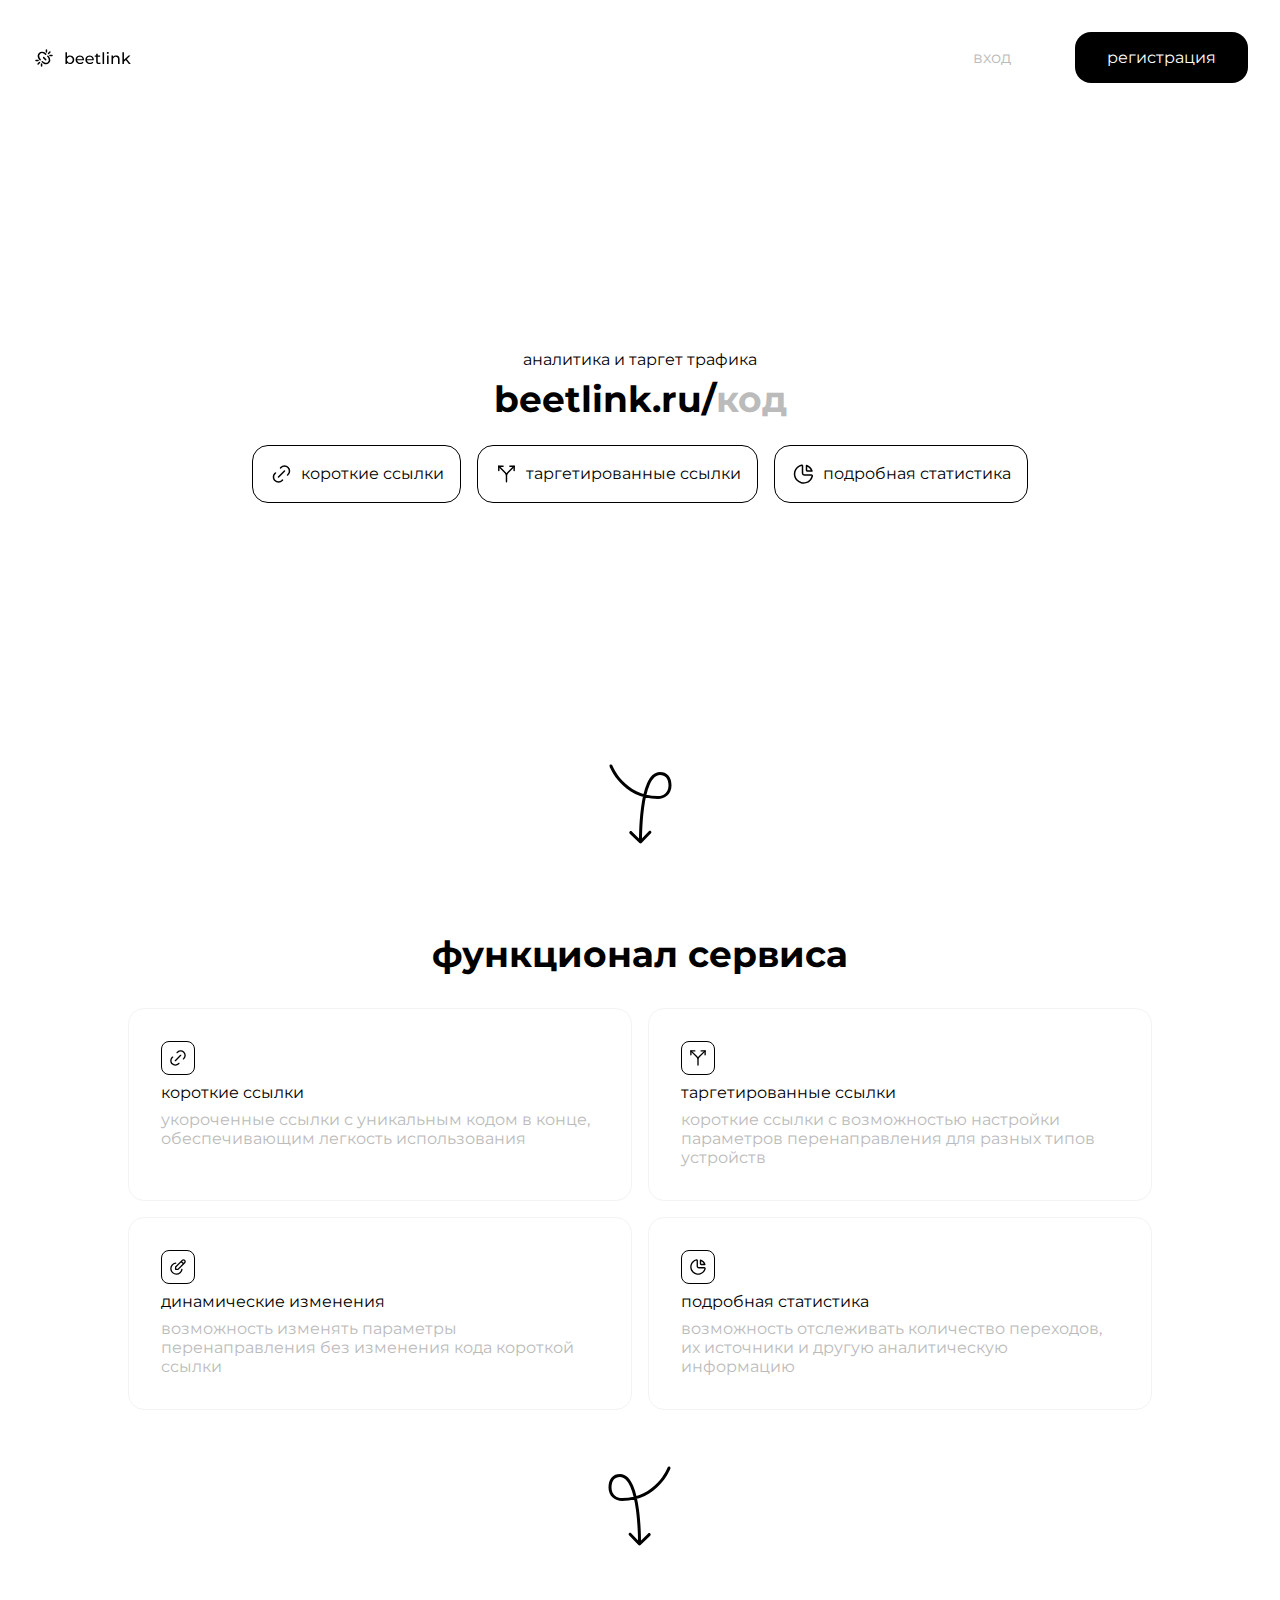
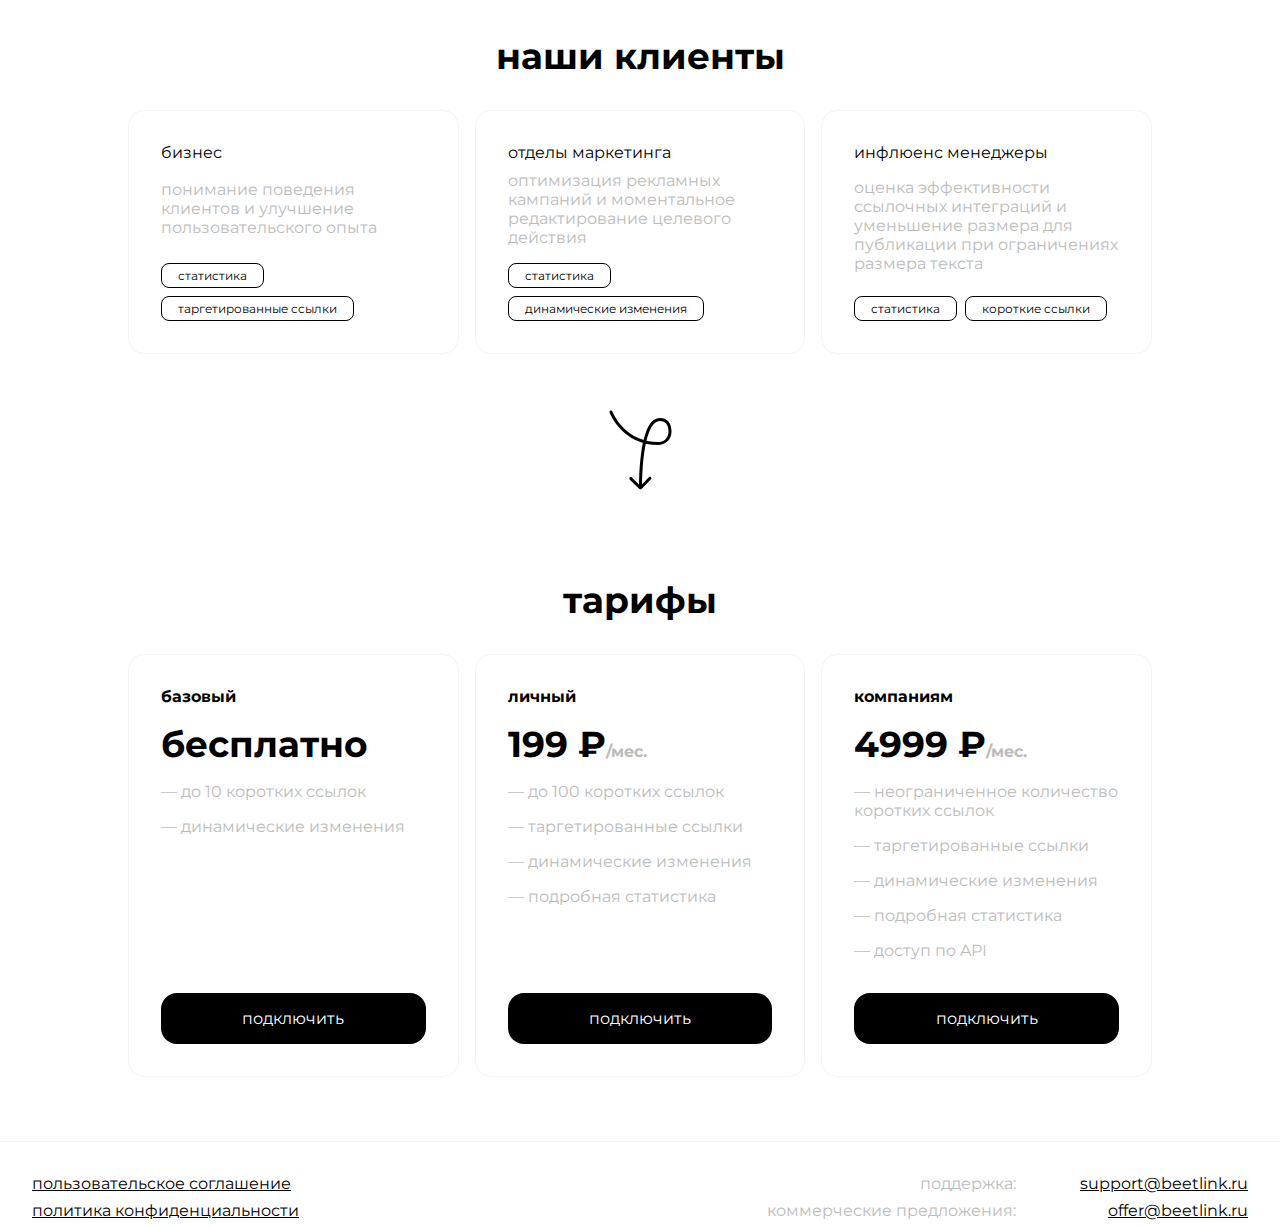
<file: src/main/resources/templates/index.html>
<!DOCTYPE html>
<html lang="ru">
<head>
    <meta charset="UTF-8">
    <title>Cокращение ссылок — beetlink</title>
    <meta name="viewport" content="width=device-width, initial-scale=1, maximum-scale=1, user-scalable=no">
    <link rel="stylesheet" href="../static/css/index.css">
    <link href="https://fonts.googleapis.com/css2?family=Montserrat:wght@400;700&display=swap" rel="stylesheet">
    <meta name="description" content="Уникальный сервис сокращения ссылок с полным контролем статистики и возможностью динамического изменения перенаправлений">
    <meta name="keywords" content="beetlink, битлинк, сервис сокращения ссылок, сокращение ссылок, сократитель URL, статистика ссылок, таргетированные ссылки, управление перенаправлением, url shorter, link shorter, аналитика ссылок, управление ссылками, веб-ссылки, сократитель URL-адресов, управление URL-адресами, сократитель ссылок онлайн, битлинкер, генератор коротких ссылок, ссылочные системы, короткий URL, короткая ссылка, ссылка на страницу, ссылка на сайт, сервис для сокращения URL, гиперссылки, кастомные ссылки, создание ссылок, управление URL, сокращатель ссылок, перенаправление ссылок, генерация URL, ссылочный редирект, маркетинговые ссылки, аналитика переходов, оптимизация ссылок, веб-аналитика, кампании переходов, короткие URL-адреса, ссылки в социальных сетях, сокращение длинных URL">
    <meta name="author" content="Andrey Avdeev">
    <link rel="icon" href="/images/favicon.svg" type="image/x-icon">
    <link rel="shortcut icon" href="/images/favicon.svg" type="image/x-icon">
    <meta property="og:type" content="website">
    <meta property="og:url" content="https://beetlink.ru">
    <meta property="og:title" content="Cокращение ссылок — beetlink">
    <meta property="og:description" content="Уникальный сервис сокращения ссылок с полным контролем статистики и возможностью динамического изменения перенаправлений">
    <meta property="og:site_name" content="beetlink.ru">
    <meta property="og:locale" content="ru_RU">
    <!-- Yandex.Metrika counter -->
    <script type="text/javascript" >
        (function(m,e,t,r,i,k,a){m[i]=m[i]||function(){(m[i].a=m[i].a||[]).push(arguments)};
            m[i].l=1*new Date();
            for (var j = 0; j < document.scripts.length; j++) {if (document.scripts[j].src === r) { return; }}
            k=e.createElement(t),a=e.getElementsByTagName(t)[0],k.async=1,k.src=r,a.parentNode.insertBefore(k,a)})
        (window, document, "script", "https://mc.yandex.ru/metrika/tag.js", "ym");

        ym(96194423, "init", {
            clickmap:true,
            trackLinks:true,
            accurateTrackBounce:true
        });
    </script>
    <noscript><div><img src="https://mc.yandex.ru/watch/96194423" style="position:absolute; left:-9999px;" alt="" /></div></noscript>
    <!-- /Yandex.Metrika counter -->
</head>
<body>
<header>
    <a href="/">
        <svg width="163" height="56" viewBox="0 0 163 56" fill="none" xmlns="http://www.w3.org/2000/svg">
            <path d="M40.1739 29.7391C40.1739 29.7391 36.6956 26.2609 39.4783 23.4783C42.2609 20.6957 45.7391 24.1739 45.7391 24.1739" stroke="black" stroke-width="1.5" stroke-linecap="round"/>
            <path d="M47.8261 26.2609C47.8261 26.2609 51.3044 29.7391 48.5217 32.5217C45.7391 35.3044 42.2609 31.8261 42.2609 31.8261" stroke="black" stroke-width="1.5" stroke-linecap="round"/>
            <path d="M43.6522 27.6522L45.7391 29.7391" stroke="black" stroke-width="1.5" stroke-linecap="round"/>
            <path d="M48.5217 23.4783L49.913 22.087" stroke="black" stroke-width="1.5" stroke-linecap="round"/>
            <path d="M46.4348 22.087V20" stroke="black" stroke-width="1.5" stroke-linecap="round"/>
            <path d="M49.913 25.5653H52" stroke="black" stroke-width="1.5" stroke-linecap="round"/>
            <path d="M39.4783 32.5217L38.087 33.913" stroke="black" stroke-width="1.5" stroke-linecap="round"/>
            <path d="M41.5653 33.913V36" stroke="black" stroke-width="1.5" stroke-linecap="round"/>
            <path d="M38.087 30.4348H36" stroke="black" stroke-width="1.5" stroke-linecap="round"/>
            <path d="M69.952 34.096C69.2267 34.096 68.5707 33.936 67.984 33.616C67.408 33.2853 66.9493 32.8 66.608 32.16C66.2773 31.52 66.112 30.72 66.112 29.76C66.112 28.8 66.2827 28 66.624 27.36C66.976 26.72 67.44 26.24 68.016 25.92C68.6027 25.6 69.248 25.44 69.952 25.44C70.784 25.44 71.52 25.6213 72.16 25.984C72.8 26.3467 73.3067 26.8533 73.68 27.504C74.0533 28.144 74.24 28.896 74.24 29.76C74.24 30.624 74.0533 31.3813 73.68 32.032C73.3067 32.6827 72.8 33.1893 72.16 33.552C71.52 33.9147 70.784 34.096 69.952 34.096ZM65.456 34V22.128H66.992V27.776L66.832 29.744L66.928 31.712V34H65.456ZM69.824 32.752C70.368 32.752 70.8533 32.6293 71.28 32.384C71.7173 32.1387 72.0587 31.792 72.304 31.344C72.56 30.8853 72.688 30.3573 72.688 29.76C72.688 29.152 72.56 28.6293 72.304 28.192C72.0587 27.744 71.7173 27.3973 71.28 27.152C70.8533 26.9067 70.368 26.784 69.824 26.784C69.2907 26.784 68.8053 26.9067 68.368 27.152C67.9413 27.3973 67.6 27.744 67.344 28.192C67.0987 28.6293 66.976 29.152 66.976 29.76C66.976 30.3573 67.0987 30.8853 67.344 31.344C67.6 31.792 67.9413 32.1387 68.368 32.384C68.8053 32.6293 69.2907 32.752 69.824 32.752ZM80.1383 34.096C79.2316 34.096 78.4316 33.9093 77.7383 33.536C77.0556 33.1627 76.5223 32.6507 76.1383 32C75.7649 31.3493 75.5783 30.6027 75.5783 29.76C75.5783 28.9173 75.7596 28.1707 76.1223 27.52C76.4956 26.8693 77.0023 26.3627 77.6423 26C78.2929 25.6267 79.0236 25.44 79.8343 25.44C80.6556 25.44 81.3809 25.6213 82.0103 25.984C82.6396 26.3467 83.1303 26.8587 83.4823 27.52C83.8449 28.1707 84.0263 28.9333 84.0263 29.808C84.0263 29.872 84.0209 29.9467 84.0103 30.032C84.0103 30.1173 84.0049 30.1973 83.9943 30.272H76.7783V29.168H83.1943L82.5703 29.552C82.5809 29.008 82.4689 28.5227 82.2343 28.096C81.9996 27.6693 81.6743 27.3387 81.2583 27.104C80.8529 26.8587 80.3783 26.736 79.8343 26.736C79.3009 26.736 78.8263 26.8587 78.4103 27.104C77.9943 27.3387 77.6689 27.6747 77.4343 28.112C77.1996 28.5387 77.0823 29.0293 77.0823 29.584V29.84C77.0823 30.4053 77.2103 30.912 77.4663 31.36C77.7329 31.7973 78.1009 32.1387 78.5703 32.384C79.0396 32.6293 79.5783 32.752 80.1863 32.752C80.6876 32.752 81.1409 32.6667 81.5463 32.496C81.9623 32.3253 82.3249 32.0693 82.6343 31.728L83.4823 32.72C83.0983 33.168 82.6183 33.5093 82.0423 33.744C81.4769 33.9787 80.8423 34.096 80.1383 34.096ZM89.9351 34.096C89.0285 34.096 88.2285 33.9093 87.5351 33.536C86.8525 33.1627 86.3191 32.6507 85.9351 32C85.5618 31.3493 85.3751 30.6027 85.3751 29.76C85.3751 28.9173 85.5565 28.1707 85.9191 27.52C86.2925 26.8693 86.7991 26.3627 87.4391 26C88.0898 25.6267 88.8205 25.44 89.6311 25.44C90.4525 25.44 91.1778 25.6213 91.8071 25.984C92.4365 26.3467 92.9271 26.8587 93.2791 27.52C93.6418 28.1707 93.8231 28.9333 93.8231 29.808C93.8231 29.872 93.8178 29.9467 93.8071 30.032C93.8071 30.1173 93.8018 30.1973 93.7911 30.272H86.5751V29.168H92.9911L92.3671 29.552C92.3778 29.008 92.2658 28.5227 92.0311 28.096C91.7965 27.6693 91.4711 27.3387 91.0551 27.104C90.6498 26.8587 90.1751 26.736 89.6311 26.736C89.0978 26.736 88.6231 26.8587 88.2071 27.104C87.7911 27.3387 87.4658 27.6747 87.2311 28.112C86.9965 28.5387 86.8791 29.0293 86.8791 29.584V29.84C86.8791 30.4053 87.0071 30.912 87.2631 31.36C87.5298 31.7973 87.8978 32.1387 88.3671 32.384C88.8365 32.6293 89.3751 32.752 89.9831 32.752C90.4845 32.752 90.9378 32.6667 91.3431 32.496C91.7591 32.3253 92.1218 32.0693 92.4311 31.728L93.2791 32.72C92.8951 33.168 92.4151 33.5093 91.8391 33.744C91.2738 33.9787 90.6391 34.096 89.9351 34.096ZM98.868 34.096C98.0147 34.096 97.3533 33.8667 96.884 33.408C96.4147 32.9493 96.18 32.2933 96.18 31.44V23.664H97.716V31.376C97.716 31.8347 97.828 32.1867 98.052 32.432C98.2867 32.6773 98.6173 32.8 99.044 32.8C99.524 32.8 99.924 32.6667 100.244 32.4L100.724 33.504C100.489 33.7067 100.207 33.856 99.876 33.952C99.556 34.048 99.22 34.096 98.868 34.096ZM94.74 26.784V25.52H100.148V26.784H94.74ZM102.581 34V22.128H104.117V34H102.581ZM107.05 34V25.52H108.586V34H107.05ZM107.818 23.888C107.519 23.888 107.268 23.792 107.066 23.6C106.874 23.408 106.778 23.1733 106.778 22.896C106.778 22.608 106.874 22.368 107.066 22.176C107.268 21.984 107.519 21.888 107.818 21.888C108.116 21.888 108.362 21.984 108.554 22.176C108.756 22.3573 108.858 22.5867 108.858 22.864C108.858 23.152 108.762 23.3973 108.57 23.6C108.378 23.792 108.127 23.888 107.818 23.888ZM116.047 25.44C116.74 25.44 117.348 25.5733 117.871 25.84C118.404 26.1067 118.82 26.512 119.119 27.056C119.417 27.6 119.567 28.288 119.567 29.12V34H118.031V29.296C118.031 28.4747 117.828 27.856 117.423 27.44C117.028 27.024 116.468 26.816 115.743 26.816C115.199 26.816 114.724 26.9227 114.319 27.136C113.913 27.3493 113.599 27.664 113.375 28.08C113.161 28.496 113.055 29.0133 113.055 29.632V34H111.519V25.52H112.991V27.808L112.751 27.2C113.028 26.6453 113.455 26.2133 114.031 25.904C114.607 25.5947 115.279 25.44 116.047 25.44ZM123.657 31.952L123.689 29.984L128.569 25.52H130.425L126.681 29.2L125.849 29.904L123.657 31.952ZM122.409 34V22.128H123.945V34H122.409ZM128.889 34L125.561 29.872L126.553 28.64L130.777 34H128.889Z" fill="black"/>
        </svg>
    </a>
    <nav>
        <a href="/signin">
            <div class="secondary-button">
                вход
            </div>
        </a>
        <a href="/signup">
            <div class="main-button">
                регистрация
            </div>
        </a>
    </nav>
</header>
<main>
    <h3>аналитика и таргет трафика</h3>
    <h1>beetlink.ru/<span class="h1-secondary">код</span></h1>
    <div class="div-advantages">
        <div class="div-advantage">
            <svg class="svg-advantage" xmlns="http://www.w3.org/2000/svg" width="24" height="24" viewBox="0 0 24 24" fill="none">
                <path d="M9.49999 15L15.5 9M11.5 6L11.963 5.464C12.9008 4.52633 14.1727 3.9996 15.4988 3.99969C16.825 3.99979 18.0968 4.52669 19.0345 5.4645C19.9722 6.40231 20.4989 7.67419 20.4988 9.00035C20.4987 10.3265 19.9718 11.5983 19.034 12.536L18.5 13M13.5 18L13.103 18.534C12.1542 19.4722 10.8738 19.9984 9.53949 19.9984C8.2052 19.9984 6.92474 19.4722 5.97599 18.534C5.50835 18.0716 5.13708 17.521 4.8837 16.9141C4.63032 16.3073 4.49985 15.6562 4.49985 14.9985C4.49985 14.3409 4.63032 13.6897 4.8837 13.0829C5.13708 12.476 5.50835 11.9254 5.97599 11.463L6.49999 11" stroke="black" stroke-width="1.5" stroke-linecap="round" stroke-linejoin="round"/>
            </svg>
            <h3>короткие ссылки</h3>
        </div>
        <div class="div-advantage">
            <svg class="svg-advantage" xmlns="http://www.w3.org/2000/svg" width="24" height="24" viewBox="0 0 25 24" fill="none">
                <path d="M16.5556 4H21V8.44444M9.44444 4H5V8.44444" stroke="black" stroke-width="1.5" stroke-linecap="round" stroke-linejoin="round"/>
                <path d="M21 4L14.3013 10.6987C13.4683 11.5319 13.0003 12.6618 13 13.84M13 13.84V20M13 13.84C12.9997 12.6618 12.5317 11.5319 11.6987 10.6987L5 4M13 13.84V14.6667" stroke="black" stroke-width="1.5" stroke-linecap="round" stroke-linejoin="round"/>
            </svg>
            <h3>таргетированные ссылки</h3>
        </div>
        <div class="div-advantage">
            <svg class="svg-advantage" xmlns="http://www.w3.org/2000/svg" width="24" height="24" viewBox="0 0 24 24" fill="none">
                <path d="M10.5 3.20001C8.93573 3.56265 7.49694 4.33721 6.3329 5.44335C5.16886 6.54949 4.32197 7.94692 3.88005 9.49069C3.43814 11.0345 3.41731 12.6684 3.81971 14.2229C4.22212 15.7774 5.03311 17.196 6.16857 18.3315C7.30403 19.4669 8.7226 20.2779 10.2771 20.6803C11.8317 21.0827 13.4656 21.0619 15.0093 20.62C16.5531 20.1781 17.9506 19.3312 19.0567 18.1671C20.1628 17.0031 20.9374 15.5643 21.3 14C21.3 13.7348 21.1947 13.4804 21.0071 13.2929C20.8196 13.1054 20.5652 13 20.3 13H13.5C12.9696 13 12.4609 12.7893 12.0858 12.4142C11.7107 12.0392 11.5 11.5304 11.5 11V4.00001C11.4876 3.88154 11.4518 3.76671 11.3946 3.66218C11.3375 3.55766 11.2602 3.46551 11.1672 3.3911C11.0741 3.31668 10.9673 3.26147 10.8527 3.22867C10.7382 3.19587 10.6183 3.18613 10.5 3.20001Z" stroke="black" stroke-width="1.5" stroke-linecap="round" stroke-linejoin="round"/>
                <path d="M15.5 3.5C16.7697 3.94708 17.923 4.6733 18.8748 5.62516C19.8267 6.57702 20.5529 7.73028 21 9H16.5C16.2348 9 15.9804 8.89464 15.7929 8.70711C15.6054 8.51957 15.5 8.26522 15.5 8V3.5Z" stroke="black" stroke-width="1.5" stroke-linecap="round" stroke-linejoin="round"/>
            </svg>
            <h3>подробная статистика</h3>
        </div>
    </div>
    <svg class="svg-arrow" xmlns="http://www.w3.org/2000/svg" width="128" height="128" viewBox="0 0 128 128" fill="none">
        <path d="M63.4549 103.076C64.0492 103.653 64.9989 103.639 65.576 103.045L74.9816 93.3608C75.5588 92.7665 75.5449 91.8169 74.9506 91.2397C74.3564 90.6625 73.4067 90.6764 72.8296 91.2707L64.469 99.8789L55.8608 91.5184C55.2665 90.9412 54.3169 90.9551 53.7397 91.5494C53.1625 92.1436 53.1764 93.0933 53.7707 93.6704L63.4549 103.076ZM36.4017 25.466C36.1068 24.6919 35.2402 24.3034 34.466 24.5983C33.6919 24.8932 33.3034 25.7598 33.5983 26.534L36.4017 25.466ZM64.5 102C65.9998 101.978 65.9998 101.978 65.9998 101.978C65.9998 101.977 65.9998 101.977 65.9998 101.976C65.9998 101.974 65.9997 101.971 65.9997 101.967C65.9996 101.96 65.9994 101.948 65.9992 101.932C65.9989 101.9 65.9983 101.852 65.9977 101.789C65.9964 101.662 65.9949 101.472 65.9938 101.224C65.9915 100.727 65.9907 99.9972 65.997 99.0668C66.0096 97.2057 66.0504 94.5444 66.1631 91.3498C66.3887 84.956 66.9017 76.4468 68.049 67.9507C69.1996 59.4299 70.9747 51.0308 73.6805 44.8007C76.4361 38.4558 79.8564 35 84 35V32C77.8936 32 73.7514 37.1067 70.9288 43.6056C68.0565 50.2192 66.2379 58.9451 65.076 67.5493C63.9108 76.1782 63.3926 84.794 63.165 91.244C63.0511 94.4713 63.0099 97.1615 62.9971 99.0465C62.9907 99.9891 62.9914 100.731 62.9938 101.238C62.995 101.491 62.9965 101.686 62.9978 101.818C62.9985 101.884 62.999 101.935 62.9995 101.969C62.9997 101.986 62.9998 101.999 63 102.008C63 102.012 63.0001 102.016 63.0001 102.018C63.0001 102.019 63.0001 102.02 63.0001 102.021C63.0002 102.021 63.0002 102.022 64.5 102ZM84 35C86.6512 35 88.7068 35.8714 90.1211 37.4878C91.5584 39.1303 92.5 41.7335 92.5 45.5H95.5C95.5 41.2665 94.4416 37.8697 92.3789 35.5122C90.2932 33.1286 87.3488 32 84 32V35ZM92.5 45.5C92.5 49.093 91.1675 51.6775 89.2534 53.3789C87.3117 55.1048 84.6804 56 82 56V59C85.3196 59 88.6882 57.8952 91.2465 55.6211C93.8324 53.3225 95.5 49.907 95.5 45.5H92.5ZM82 56C65.0083 56 53.6321 48.3725 46.4698 40.7247C42.8813 36.8928 40.3548 33.0578 38.7272 30.1829C37.9141 28.7467 37.3275 27.5539 36.9466 26.7263C36.7561 26.3126 36.6172 25.9905 36.5273 25.7753C36.4823 25.6677 36.4496 25.5868 36.4287 25.5346C36.4183 25.5085 36.4109 25.4896 36.4064 25.4781C36.4042 25.4723 36.4027 25.4684 36.4019 25.4664C36.4015 25.4654 36.4013 25.4648 36.4013 25.4648C36.4013 25.4647 36.4014 25.4651 36.4014 25.465C36.4015 25.4655 36.4017 25.466 35 26C33.5983 26.534 33.5986 26.5348 33.5989 26.5357C33.5991 26.5361 33.5995 26.5372 33.5998 26.5381C33.6005 26.5399 33.6014 26.5423 33.6025 26.5451C33.6047 26.5507 33.6076 26.5582 33.6112 26.5676C33.6186 26.5863 33.6289 26.6126 33.6422 26.6461C33.669 26.7131 33.7079 26.8091 33.7593 26.9322C33.8623 27.1784 34.0154 27.5331 34.2214 27.9807C34.6334 28.8758 35.2577 30.1439 36.1165 31.6609C37.8327 34.6922 40.4937 38.7322 44.2802 42.7753C51.8679 50.8775 63.9917 59 82 59V56Z" fill="black"/>
    </svg>
</main>
<div class="div-info">
    <h1>функционал сервиса</h1>
    <div class="div-fun">
        <div class="div-fun-block">
            <div class="div-svg-fun">
                <svg xmlns="http://www.w3.org/2000/svg" width="16" height="16" viewBox="0 0 18 18" fill="none">
                    <path d="M6.00014 12.001L12.0001 6.00104M8.00014 3.00104L8.46314 2.46504C9.40095 1.52737 10.6728 1.00064 11.999 1.00073C13.3252 1.00083 14.597 1.52773 15.5346 2.46554C16.4723 3.40334 16.999 4.67523 16.9989 6.00139C16.9989 7.32756 16.4719 8.59937 15.5341 9.53704L15.0001 10.001M10.0001 15.001L9.60314 15.535C8.65439 16.4732 7.37393 16.9994 6.03964 16.9994C4.70535 16.9994 3.42489 16.4732 2.47614 15.535C2.0085 15.0726 1.63724 14.5221 1.38385 13.9152C1.13047 13.3083 1 12.6572 1 11.9995C1 11.3419 1.13047 10.6908 1.38385 10.0839C1.63724 9.47702 2.0085 8.92644 2.47614 8.46404L3.00014 8.00104" stroke="black" stroke-width="1.5" stroke-linecap="round" stroke-linejoin="round"/>
                </svg>
            </div>
            <h2>короткие ссылки</h2>
            <h4>укороченные ссылки с уникальным кодом в конце, обеспечивающим легкость использования</h4>
        </div>
        <div class="div-fun-block">
            <div class="div-svg-fun">
                <svg xmlns="http://www.w3.org/2000/svg" width="16" height="16" viewBox="0 0 18 18" fill="none">
                    <path d="M12.5556 1H17V5.44444M5.44444 1H1V5.44444" stroke="black" stroke-width="1.5" stroke-linecap="round" stroke-linejoin="round"/>
                    <path d="M17 1L10.3013 7.69867C9.46832 8.5319 9.00025 9.66179 9 10.84M9 10.84V17M9 10.84C8.99975 9.66179 8.53168 8.5319 7.69867 7.69867L1 1M9 10.84V11.6667" stroke="black" stroke-width="1.5" stroke-linecap="round" stroke-linejoin="round"/>
                </svg>
            </div>
            <h2>таргетированные ссылки</h2>
            <h4>короткие ссылки с возможностью настройки параметров перенаправления для разных типов устройств</h4>
        </div>
        <div class="div-fun-block">
            <div class="div-svg-fun">
                <svg xmlns="http://www.w3.org/2000/svg" width="16" height="16" viewBox="0 0 18 18" fill="none">
                    <path d="M12.5586 2.77786L15.2234 5.44451M9.00556 11.6667L16.4536 4.18674C16.8035 3.83666 17 3.36184 17 2.86675C17 2.37166 16.8035 1.89684 16.4536 1.54676C16.1038 1.19667 15.6293 1 15.1346 1C14.6398 1 14.1653 1.19667 13.8155 1.54676L6.34077 9.00004V11.6667H9.00556Z" stroke="black" stroke-width="1.5" stroke-linecap="round" stroke-linejoin="round"/>
                    <path d="M6.34078 4.6178C4.78258 4.83997 3.36656 5.64521 2.37834 6.8711C1.39013 8.09699 0.903272 9.6523 1.01597 11.2233C1.12867 12.7943 1.83254 14.2641 2.9856 15.3361C4.13866 16.4082 5.6551 17.0028 7.22904 16.9999C8.72433 17.0001 10.1696 16.461 11.3 15.4815C12.4304 14.502 13.1702 13.1476 13.3838 11.6666" stroke="black" stroke-width="1.5" stroke-linecap="round" stroke-linejoin="round"/>
                </svg>
            </div>
            <h2>динамические изменения</h2>
            <h4>возможность изменять параметры перенаправления без изменения кода короткой ссылки</h4>
        </div>
        <div class="div-fun-block">
            <div class="div-svg-fun">
                <svg xmlns="http://www.w3.org/2000/svg" width="16" height="16" viewBox="0 0 18 18" fill="none">
                    <path d="M7.27437 1.00552C5.86569 1.33198 4.57004 2.02924 3.52179 3.025C2.47355 4.02075 1.7109 5.27873 1.31295 6.66845C0.914998 8.05818 0.896237 9.52902 1.25861 10.9284C1.62099 12.3279 2.35131 13.6049 3.37381 14.627C4.39631 15.6492 5.67376 16.3792 7.07366 16.7415C8.47356 17.1037 9.94491 17.085 11.3351 16.6872C12.7253 16.2893 13.9837 15.527 14.9798 14.4791C15.9759 13.4312 16.6734 12.136 17 10.7278C17 10.489 16.9051 10.2601 16.7362 10.0912C16.5674 9.92243 16.3383 9.82758 16.0995 9.82758H9.97594C9.49827 9.82758 9.04017 9.6379 8.70241 9.30025C8.36465 8.96261 8.17489 8.50466 8.17489 8.02716V1.72569C8.16371 1.61904 8.13145 1.51567 8.07999 1.42157C8.02854 1.32748 7.95891 1.24453 7.87514 1.17754C7.79137 1.11055 7.69514 1.06085 7.59201 1.03132C7.48888 1.00179 7.38092 0.993023 7.27437 1.00552Z" stroke="black" stroke-width="1.5" stroke-linecap="round" stroke-linejoin="round"/>
                    <path d="M11.777 1.27563C12.9204 1.6781 13.9589 2.33185 14.8161 3.18872C15.6733 4.0456 16.3272 5.08377 16.7298 6.22679H12.6775C12.4387 6.22679 12.2096 6.13195 12.0407 5.96313C11.8719 5.7943 11.777 5.56533 11.777 5.32658V1.27563Z" stroke="black" stroke-width="1.5" stroke-linecap="round" stroke-linejoin="round"/>
                </svg>
            </div>
            <h2>подробная статистика</h2>
            <h4>возможность отслеживать количество переходов, их источники и другую аналитическую информацию</h4>
        </div>
    </div>
    <svg class="svg-arrow-div" xmlns="http://www.w3.org/2000/svg" width="128" height="128" viewBox="0 0 128 128" fill="none">
        <path d="M64.5451 103.076C63.9508 103.653 63.0011 103.639 62.424 103.045L53.0184 93.3608C52.4412 92.7665 52.4551 91.8169 53.0494 91.2397C53.6436 90.6625 54.5933 90.6764 55.1704 91.2707L63.531 99.8789L72.1392 91.5184C72.7335 90.9412 73.6831 90.9551 74.2603 91.5494C74.8375 92.1436 74.8236 93.0933 74.2293 93.6704L64.5451 103.076ZM91.5983 25.466C91.8932 24.6919 92.7598 24.3034 93.534 24.5983C94.3081 24.8932 94.6966 25.7598 94.4017 26.534L91.5983 25.466ZM63.5 102C62.0002 101.978 62.0002 101.978 62.0002 101.978C62.0002 101.977 62.0002 101.977 62.0002 101.976C62.0002 101.974 62.0003 101.971 62.0003 101.967C62.0004 101.96 62.0006 101.948 62.0008 101.932C62.0011 101.9 62.0017 101.852 62.0023 101.789C62.0036 101.662 62.0051 101.472 62.0062 101.224C62.0085 100.727 62.0093 99.9972 62.003 99.0668C61.9904 97.2057 61.9496 94.5444 61.8369 91.3498C61.6113 84.956 61.0983 76.4468 59.951 67.9507C58.8004 59.4299 57.0253 51.0308 54.3195 44.8007C51.5639 38.4558 48.1436 35 44 35V32C50.1064 32 54.2486 37.1067 57.0712 43.6056C59.9435 50.2192 61.7621 58.9451 62.924 67.5493C64.0892 76.1782 64.6074 84.794 64.835 91.244C64.9489 94.4713 64.9901 97.1615 65.0029 99.0465C65.0093 99.9891 65.0086 100.731 65.0062 101.238C65.005 101.491 65.0035 101.686 65.0022 101.818C65.0015 101.884 65.001 101.935 65.0005 101.969C65.0003 101.986 65.0002 101.999 65 102.008C65 102.012 64.9999 102.016 64.9999 102.018C64.9999 102.019 64.9999 102.02 64.9999 102.021C64.9998 102.021 64.9998 102.022 63.5 102ZM44 35C41.3488 35 39.2932 35.8714 37.8789 37.4878C36.4416 39.1303 35.5 41.7335 35.5 45.5H32.5C32.5 41.2665 33.5584 37.8697 35.6211 35.5122C37.7068 33.1286 40.6512 32 44 32V35ZM35.5 45.5C35.5 49.093 36.8325 51.6775 38.7466 53.3789C40.6883 55.1048 43.3196 56 46 56V59C42.6804 59 39.3118 57.8952 36.7535 55.6211C34.1676 53.3225 32.5 49.907 32.5 45.5H35.5ZM46 56C62.9917 56 74.3679 48.3725 81.5302 40.7247C85.1187 36.8928 87.6452 33.0578 89.2728 30.1829C90.0859 28.7467 90.6725 27.5539 91.0534 26.7263C91.2439 26.3126 91.3828 25.9905 91.4727 25.7753C91.5177 25.6677 91.5504 25.5868 91.5713 25.5346C91.5817 25.5085 91.5891 25.4896 91.5936 25.4781C91.5958 25.4723 91.5973 25.4684 91.5981 25.4664C91.5985 25.4654 91.5987 25.4648 91.5987 25.4648C91.5987 25.4647 91.5986 25.4651 91.5986 25.465C91.5985 25.4655 91.5983 25.466 93 26C94.4017 26.534 94.4014 26.5348 94.4011 26.5357C94.4009 26.5361 94.4005 26.5372 94.4002 26.5381C94.3995 26.5399 94.3986 26.5423 94.3975 26.5451C94.3953 26.5507 94.3924 26.5582 94.3888 26.5676C94.3814 26.5863 94.3711 26.6126 94.3578 26.6461C94.331 26.7131 94.2921 26.8091 94.2407 26.9322C94.1377 27.1784 93.9846 27.5331 93.7786 27.9807C93.3666 28.8758 92.7423 30.1439 91.8835 31.6609C90.1673 34.6922 87.5063 38.7322 83.7198 42.7753C76.1321 50.8775 64.0083 59 46 59V56Z" fill="black"/>
    </svg>
</div>
<div class="div-info">
    <h1>наши клиенты</h1>
    <div class="div-fun">
        <div class="div-client-block">
            <h2>бизнес</h2>
            <h4>понимание поведения клиентов и улучшение пользовательского опыта</h4>
            <div class="div-flags">
                <div class="flag">
                    <h6>статистика</h6>
                </div>
                <div class="flag">
                    <h6>таргетированные ссылки</h6>
                </div>
            </div>
        </div>
        <div class="div-client-block">
            <h2>отделы маркетинга</h2>
            <h4>оптимизация рекламных кампаний и моментальное редактирование целевого действия</h4>
            <div class="div-flags">
                <div class="flag">
                    <h6>статистика</h6>
                </div>
                <div class="flag">
                    <h6>динамические изменения</h6>
                </div>
            </div>
        </div>
        <div class="div-client-block">
            <h2>инфлюенс менеджеры</h2>
            <h4>оценка эффективности ссылочных интеграций и уменьшение размера для публикации при ограничениях размера текста</h4>
            <div class="div-flags">
                <div class="flag">
                    <h6>статистика</h6>
                </div>
                <div class="flag">
                    <h6>короткие ссылки</h6>
                </div>
            </div>
        </div>
    </div>
    <svg class="svg-arrow-div" xmlns="http://www.w3.org/2000/svg" width="128" height="128" viewBox="0 0 128 128" fill="none">
        <path d="M63.4549 103.076C64.0492 103.653 64.9989 103.639 65.576 103.045L74.9816 93.3608C75.5588 92.7665 75.5449 91.8169 74.9506 91.2397C74.3564 90.6625 73.4067 90.6764 72.8296 91.2707L64.469 99.8789L55.8608 91.5184C55.2665 90.9412 54.3169 90.9551 53.7397 91.5494C53.1625 92.1436 53.1764 93.0933 53.7707 93.6704L63.4549 103.076ZM36.4017 25.466C36.1068 24.6919 35.2402 24.3034 34.466 24.5983C33.6919 24.8932 33.3034 25.7598 33.5983 26.534L36.4017 25.466ZM64.5 102C65.9998 101.978 65.9998 101.978 65.9998 101.978C65.9998 101.977 65.9998 101.977 65.9998 101.976C65.9998 101.974 65.9997 101.971 65.9997 101.967C65.9996 101.96 65.9994 101.948 65.9992 101.932C65.9989 101.9 65.9983 101.852 65.9977 101.789C65.9964 101.662 65.9949 101.472 65.9938 101.224C65.9915 100.727 65.9907 99.9972 65.997 99.0668C66.0096 97.2057 66.0504 94.5444 66.1631 91.3498C66.3887 84.956 66.9017 76.4468 68.049 67.9507C69.1996 59.4299 70.9747 51.0308 73.6805 44.8007C76.4361 38.4558 79.8564 35 84 35V32C77.8936 32 73.7514 37.1067 70.9288 43.6056C68.0565 50.2192 66.2379 58.9451 65.076 67.5493C63.9108 76.1782 63.3926 84.794 63.165 91.244C63.0511 94.4713 63.0099 97.1615 62.9971 99.0465C62.9907 99.9891 62.9914 100.731 62.9938 101.238C62.995 101.491 62.9965 101.686 62.9978 101.818C62.9985 101.884 62.999 101.935 62.9995 101.969C62.9997 101.986 62.9998 101.999 63 102.008C63 102.012 63.0001 102.016 63.0001 102.018C63.0001 102.019 63.0001 102.02 63.0001 102.021C63.0002 102.021 63.0002 102.022 64.5 102ZM84 35C86.6512 35 88.7068 35.8714 90.1211 37.4878C91.5584 39.1303 92.5 41.7335 92.5 45.5H95.5C95.5 41.2665 94.4416 37.8697 92.3789 35.5122C90.2932 33.1286 87.3488 32 84 32V35ZM92.5 45.5C92.5 49.093 91.1675 51.6775 89.2534 53.3789C87.3117 55.1048 84.6804 56 82 56V59C85.3196 59 88.6882 57.8952 91.2465 55.6211C93.8324 53.3225 95.5 49.907 95.5 45.5H92.5ZM82 56C65.0083 56 53.6321 48.3725 46.4698 40.7247C42.8813 36.8928 40.3548 33.0578 38.7272 30.1829C37.9141 28.7467 37.3275 27.5539 36.9466 26.7263C36.7561 26.3126 36.6172 25.9905 36.5273 25.7753C36.4823 25.6677 36.4496 25.5868 36.4287 25.5346C36.4183 25.5085 36.4109 25.4896 36.4064 25.4781C36.4042 25.4723 36.4027 25.4684 36.4019 25.4664C36.4015 25.4654 36.4013 25.4648 36.4013 25.4648C36.4013 25.4647 36.4014 25.4651 36.4014 25.465C36.4015 25.4655 36.4017 25.466 35 26C33.5983 26.534 33.5986 26.5348 33.5989 26.5357C33.5991 26.5361 33.5995 26.5372 33.5998 26.5381C33.6005 26.5399 33.6014 26.5423 33.6025 26.5451C33.6047 26.5507 33.6076 26.5582 33.6112 26.5676C33.6186 26.5863 33.6289 26.6126 33.6422 26.6461C33.669 26.7131 33.7079 26.8091 33.7593 26.9322C33.8623 27.1784 34.0154 27.5331 34.2214 27.9807C34.6334 28.8758 35.2577 30.1439 36.1165 31.6609C37.8327 34.6922 40.4937 38.7322 44.2802 42.7753C51.8679 50.8775 63.9917 59 82 59V56Z" fill="black"/>
    </svg>
</div>
<div class="div-info">
    <h1>тарифы</h1>
    <div class="div-fun">
        <div class="div-plans-block">
            <div class="div-plan">
                <h5>базовый</h5>
                <span class="span-price">бесплатно</span>
                <h4>— до 10 коротких ссылок</h4>
                <h4>— динамические изменения</h4>
            </div>
            <a class="buy-button" href="/404">
                <div>
                    подключить
                </div>
            </a>
        </div>
        <div class="div-plans-block">
            <div class="div-plan">
                <h5>личный</h5>
                <span class="span-price">199 ₽<span class="span-time">/мес.</span></span>
                <h4>— до 100 коротких ссылок</h4>
                <h4>— таргетированные ссылки</h4>
                <h4>— динамические изменения</h4>
                <h4>— подробная статистика</h4>
            </div>
            <a class="buy-button" href="/404">
                <div>
                    подключить
                </div>
            </a>
        </div>
        <div class="div-plans-block">
            <div class="div-plan">
                <h5>компаниям</h5>
                <span class="span-price">4999 ₽<span class="span-time">/мес.</span></span>
                <h4>— неограниченное количество коротких ссылок</h4>
                <h4>— таргетированные ссылки</h4>
                <h4>— динамические изменения</h4>
                <h4>— подробная статистика</h4>
                <h4>— доступ по API</h4>
            </div>
            <a class="buy-button" href="/404">
                <div>
                    подключить
                </div>
            </a>
        </div>
    </div>
</div>
<footer>
    <div class="div-link-start">
        <a class="link" href="/terms">пользовательское соглашение</a>
        <a class="link" href="/privacy">политика конфиденциальности</a>
        <a class="link" href="/404">публичная оферта</a>
        <a class="link" href="/404">отмена подписки</a>
    </div>
    <div class="div-hint-and-link">
        <div class="div-hint">
            <span>поддержка:</span>
            <span>коммерческие предложения:</span>
        </div>
        <div class="div-link-end">
            <a class="link" href="mailto:support@beetlink.ru">support@beetlink.ru</a>
            <a class="link" href="mailto:offer@beetlink.ru">offer@beetlink.ru</a>
            <a class="link" href="#">ИНН 772403382173</a>
            <a class="link" href="#">2024 – 2024</a>
        </div>
    </div>
</footer>
<script src="../static/js/index.js"></script>
</body>
</html>
</file>
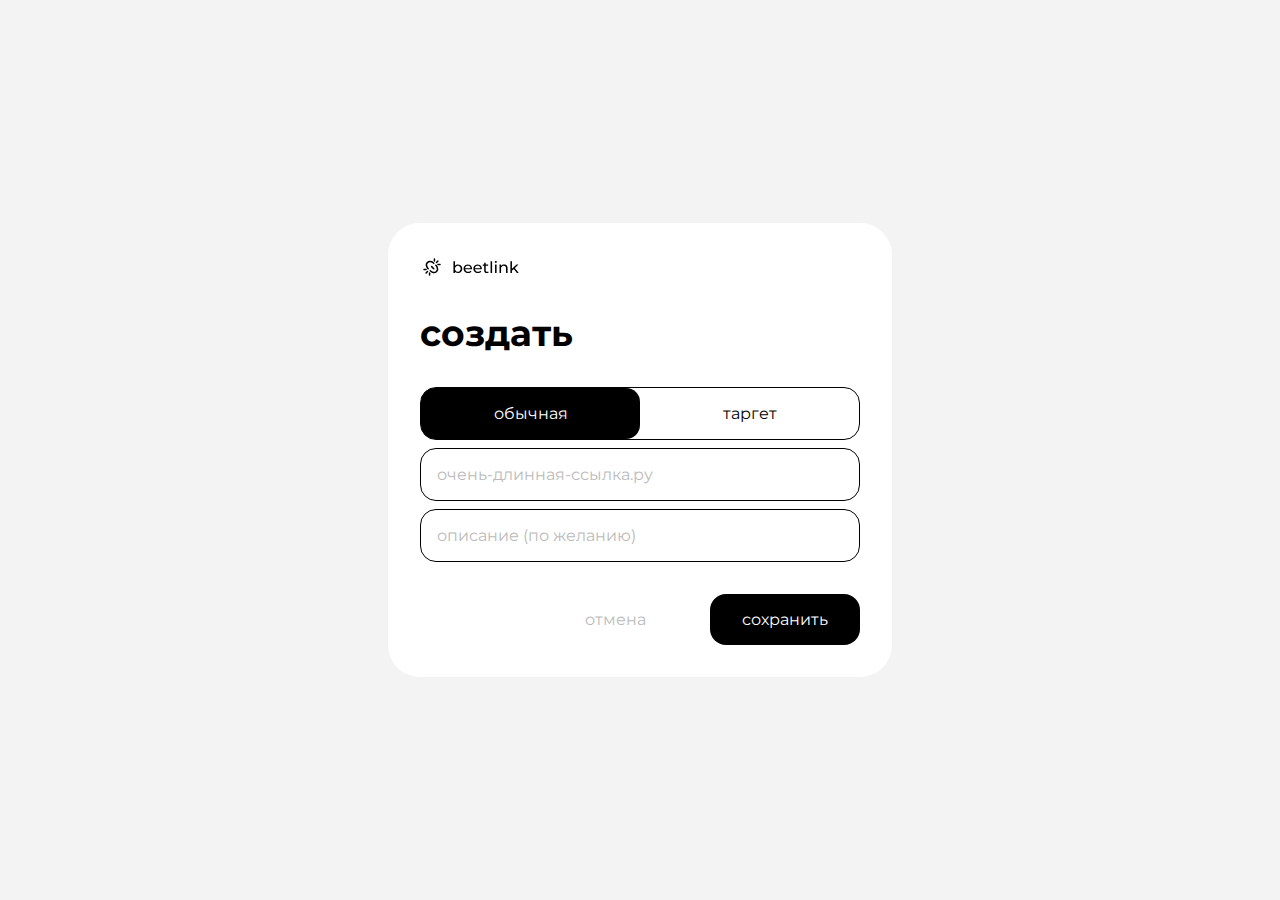
<file: src/main/resources/templates/create.html>
<!DOCTYPE html>
<html lang="ru">
<head>
  <meta charset="UTF-8">
  <title>создание</title>
  <link rel="stylesheet" href="../static/css/create.css">
  <link href="https://fonts.googleapis.com/css2?family=Montserrat:wght@400;700&display=swap" rel="stylesheet">
  <meta name="viewport" content="width=device-width, initial-scale=1, maximum-scale=1, user-scalable=no">
  <link rel="icon" href="/images/favicon.svg" type="image/x-icon">
  <link rel="shortcut icon" href="/images/favicon.svg" type="image/x-icon">
</head>
<body>
<main>
  <a href="/home">
    <svg width="99" height="24" viewBox="0 0 99 24" fill="none" xmlns="http://www.w3.org/2000/svg">
      <g clip-path="url(#clip0_5_105)">
        <path d="M8.17392 13.7391C8.17392 13.7391 4.69565 10.2609 7.47827 7.47826C10.2609 4.69566 13.7391 8.17393 13.7391 8.17393" stroke="black" stroke-width="1.5" stroke-linecap="round"/>
        <path d="M15.8261 10.2609C15.8261 10.2609 19.3044 13.7391 16.5217 16.5217C13.7391 19.3044 10.2609 15.8261 10.2609 15.8261" stroke="black" stroke-width="1.5" stroke-linecap="round"/>
        <path d="M11.6522 11.6522L13.7391 13.7391" stroke="black" stroke-width="1.5" stroke-linecap="round"/>
        <path d="M16.5217 7.47828L17.913 6.08698" stroke="black" stroke-width="1.5" stroke-linecap="round"/>
        <path d="M14.4348 6.08696V4" stroke="black" stroke-width="1.5" stroke-linecap="round"/>
        <path d="M17.913 9.56525H20" stroke="black" stroke-width="1.5" stroke-linecap="round"/>
        <path d="M7.47834 16.5217L6.08704 17.913" stroke="black" stroke-width="1.5" stroke-linecap="round"/>
        <path d="M9.56531 17.913V20" stroke="black" stroke-width="1.5" stroke-linecap="round"/>
        <path d="M6.08696 14.4348H4" stroke="black" stroke-width="1.5" stroke-linecap="round"/>
        <path d="M37.952 18.096C37.2267 18.096 36.5707 17.936 35.984 17.616C35.408 17.2853 34.9493 16.8 34.608 16.16C34.2773 15.52 34.112 14.72 34.112 13.76C34.112 12.8 34.2827 12 34.624 11.36C34.976 10.72 35.44 10.24 36.016 9.92C36.6027 9.6 37.248 9.44 37.952 9.44C38.784 9.44 39.52 9.62133 40.16 9.984C40.8 10.3467 41.3067 10.8533 41.68 11.504C42.0533 12.144 42.24 12.896 42.24 13.76C42.24 14.624 42.0533 15.3813 41.68 16.032C41.3067 16.6827 40.8 17.1893 40.16 17.552C39.52 17.9147 38.784 18.096 37.952 18.096ZM33.456 18V6.128H34.992V11.776L34.832 13.744L34.928 15.712V18H33.456ZM37.824 16.752C38.368 16.752 38.8533 16.6293 39.28 16.384C39.7173 16.1387 40.0587 15.792 40.304 15.344C40.56 14.8853 40.688 14.3573 40.688 13.76C40.688 13.152 40.56 12.6293 40.304 12.192C40.0587 11.744 39.7173 11.3973 39.28 11.152C38.8533 10.9067 38.368 10.784 37.824 10.784C37.2907 10.784 36.8053 10.9067 36.368 11.152C35.9413 11.3973 35.6 11.744 35.344 12.192C35.0987 12.6293 34.976 13.152 34.976 13.76C34.976 14.3573 35.0987 14.8853 35.344 15.344C35.6 15.792 35.9413 16.1387 36.368 16.384C36.8053 16.6293 37.2907 16.752 37.824 16.752ZM48.1383 18.096C47.2316 18.096 46.4316 17.9093 45.7383 17.536C45.0556 17.1627 44.5223 16.6507 44.1383 16C43.7649 15.3493 43.5783 14.6027 43.5783 13.76C43.5783 12.9173 43.7596 12.1707 44.1223 11.52C44.4956 10.8693 45.0023 10.3627 45.6423 10C46.2929 9.62667 47.0236 9.44 47.8343 9.44C48.6556 9.44 49.3809 9.62133 50.0103 9.984C50.6396 10.3467 51.1303 10.8587 51.4823 11.52C51.8449 12.1707 52.0263 12.9333 52.0263 13.808C52.0263 13.872 52.0209 13.9467 52.0103 14.032C52.0103 14.1173 52.0049 14.1973 51.9943 14.272H44.7783V13.168H51.1943L50.5703 13.552C50.5809 13.008 50.4689 12.5227 50.2343 12.096C49.9996 11.6693 49.6743 11.3387 49.2583 11.104C48.8529 10.8587 48.3783 10.736 47.8343 10.736C47.3009 10.736 46.8263 10.8587 46.4103 11.104C45.9943 11.3387 45.6689 11.6747 45.4343 12.112C45.1996 12.5387 45.0823 13.0293 45.0823 13.584V13.84C45.0823 14.4053 45.2103 14.912 45.4663 15.36C45.7329 15.7973 46.1009 16.1387 46.5703 16.384C47.0396 16.6293 47.5783 16.752 48.1863 16.752C48.6876 16.752 49.1409 16.6667 49.5463 16.496C49.9623 16.3253 50.3249 16.0693 50.6343 15.728L51.4823 16.72C51.0983 17.168 50.6183 17.5093 50.0423 17.744C49.4769 17.9787 48.8423 18.096 48.1383 18.096ZM57.9351 18.096C57.0285 18.096 56.2285 17.9093 55.5351 17.536C54.8525 17.1627 54.3191 16.6507 53.9351 16C53.5618 15.3493 53.3751 14.6027 53.3751 13.76C53.3751 12.9173 53.5565 12.1707 53.9191 11.52C54.2925 10.8693 54.7991 10.3627 55.4391 10C56.0898 9.62667 56.8205 9.44 57.6311 9.44C58.4525 9.44 59.1778 9.62133 59.8071 9.984C60.4365 10.3467 60.9271 10.8587 61.2791 11.52C61.6418 12.1707 61.8231 12.9333 61.8231 13.808C61.8231 13.872 61.8178 13.9467 61.8071 14.032C61.8071 14.1173 61.8018 14.1973 61.7911 14.272H54.5751V13.168H60.9911L60.3671 13.552C60.3778 13.008 60.2658 12.5227 60.0311 12.096C59.7965 11.6693 59.4711 11.3387 59.0551 11.104C58.6498 10.8587 58.1751 10.736 57.6311 10.736C57.0978 10.736 56.6231 10.8587 56.2071 11.104C55.7911 11.3387 55.4658 11.6747 55.2311 12.112C54.9965 12.5387 54.8791 13.0293 54.8791 13.584V13.84C54.8791 14.4053 55.0071 14.912 55.2631 15.36C55.5298 15.7973 55.8978 16.1387 56.3671 16.384C56.8365 16.6293 57.3751 16.752 57.9831 16.752C58.4845 16.752 58.9378 16.6667 59.3431 16.496C59.7591 16.3253 60.1218 16.0693 60.4311 15.728L61.2791 16.72C60.8951 17.168 60.4151 17.5093 59.8391 17.744C59.2738 17.9787 58.6391 18.096 57.9351 18.096ZM66.868 18.096C66.0147 18.096 65.3533 17.8667 64.884 17.408C64.4147 16.9493 64.18 16.2933 64.18 15.44V7.664H65.716V15.376C65.716 15.8347 65.828 16.1867 66.052 16.432C66.2867 16.6773 66.6173 16.8 67.044 16.8C67.524 16.8 67.924 16.6667 68.244 16.4L68.724 17.504C68.4893 17.7067 68.2067 17.856 67.876 17.952C67.556 18.048 67.22 18.096 66.868 18.096ZM62.74 10.784V9.52H68.148V10.784H62.74ZM70.581 18V6.128H72.117V18H70.581ZM75.0498 18V9.52H76.5858V18H75.0498ZM75.8178 7.888C75.5191 7.888 75.2684 7.792 75.0658 7.6C74.8738 7.408 74.7778 7.17333 74.7778 6.896C74.7778 6.608 74.8738 6.368 75.0658 6.176C75.2684 5.984 75.5191 5.888 75.8178 5.888C76.1164 5.888 76.3618 5.984 76.5538 6.176C76.7564 6.35733 76.8578 6.58667 76.8578 6.864C76.8578 7.152 76.7618 7.39733 76.5698 7.6C76.3778 7.792 76.1271 7.888 75.8178 7.888ZM84.0465 9.44C84.7398 9.44 85.3478 9.57333 85.8705 9.84C86.4038 10.1067 86.8198 10.512 87.1185 11.056C87.4172 11.6 87.5665 12.288 87.5665 13.12V18H86.0305V13.296C86.0305 12.4747 85.8278 11.856 85.4225 11.44C85.0278 11.024 84.4678 10.816 83.7425 10.816C83.1985 10.816 82.7238 10.9227 82.3185 11.136C81.9132 11.3493 81.5985 11.664 81.3745 12.08C81.1612 12.496 81.0545 13.0133 81.0545 13.632V18H79.5185V9.52H80.9905V11.808L80.7505 11.2C81.0278 10.6453 81.4545 10.2133 82.0305 9.904C82.6065 9.59467 83.2785 9.44 84.0465 9.44ZM91.6571 15.952L91.6891 13.984L96.5691 9.52H98.4251L94.6811 13.2L93.8491 13.904L91.6571 15.952ZM90.4091 18V6.128H91.9451V18H90.4091ZM96.8891 18L93.5611 13.872L94.5531 12.64L98.7771 18H96.8891Z" fill="black"/>
      </g>
      <defs>
        <clipPath id="clip0_5_105">
          <rect width="99" height="24" fill="white"/>
        </clipPath>
      </defs>
    </svg>
  </a>
  <h1>создать</h1>
  <div class="div-input">
    <div class="selector">
      <div class="selected" onclick="toggleSelection(this)">
        обычная
      </div>
      <div class="not-selected" onclick="toggleSelection(this)">
        таргет
      </div>
    </div>
    <input type="url" id="url" name="url" placeholder="очень-длинная-ссылка.ру">
    <input type="url" style="display: none" id="ios-url" name="default-url" placeholder="ios-ссылка.ру">
    <input type="url" style="display: none" id="android-url" name="default-url" placeholder="android-ссылка.ру">
    <input type="url" style="display: none" id="desktop-url" name="default-url" placeholder="desktop-ссылка.ру">
    <input type="url" style="display: none" id="default-url" name="default-url" placeholder="стандартная-ссылка.ру">
    <input type="text" id="description" name="description" placeholder="описание (по желанию)" maxlength="255">
  </div>
  <div class="div-button">
    <nav>
      <a href="/home">
        <div class="secondary-button">
          отмена
        </div>
      </a>
      <input type="submit" value="сохранить">
    </nav>
  </div>
</main>
<div id="errorNotification">ошибка</div>
<script src="../static/js/create.js"></script>
</body>
</html>
</file>
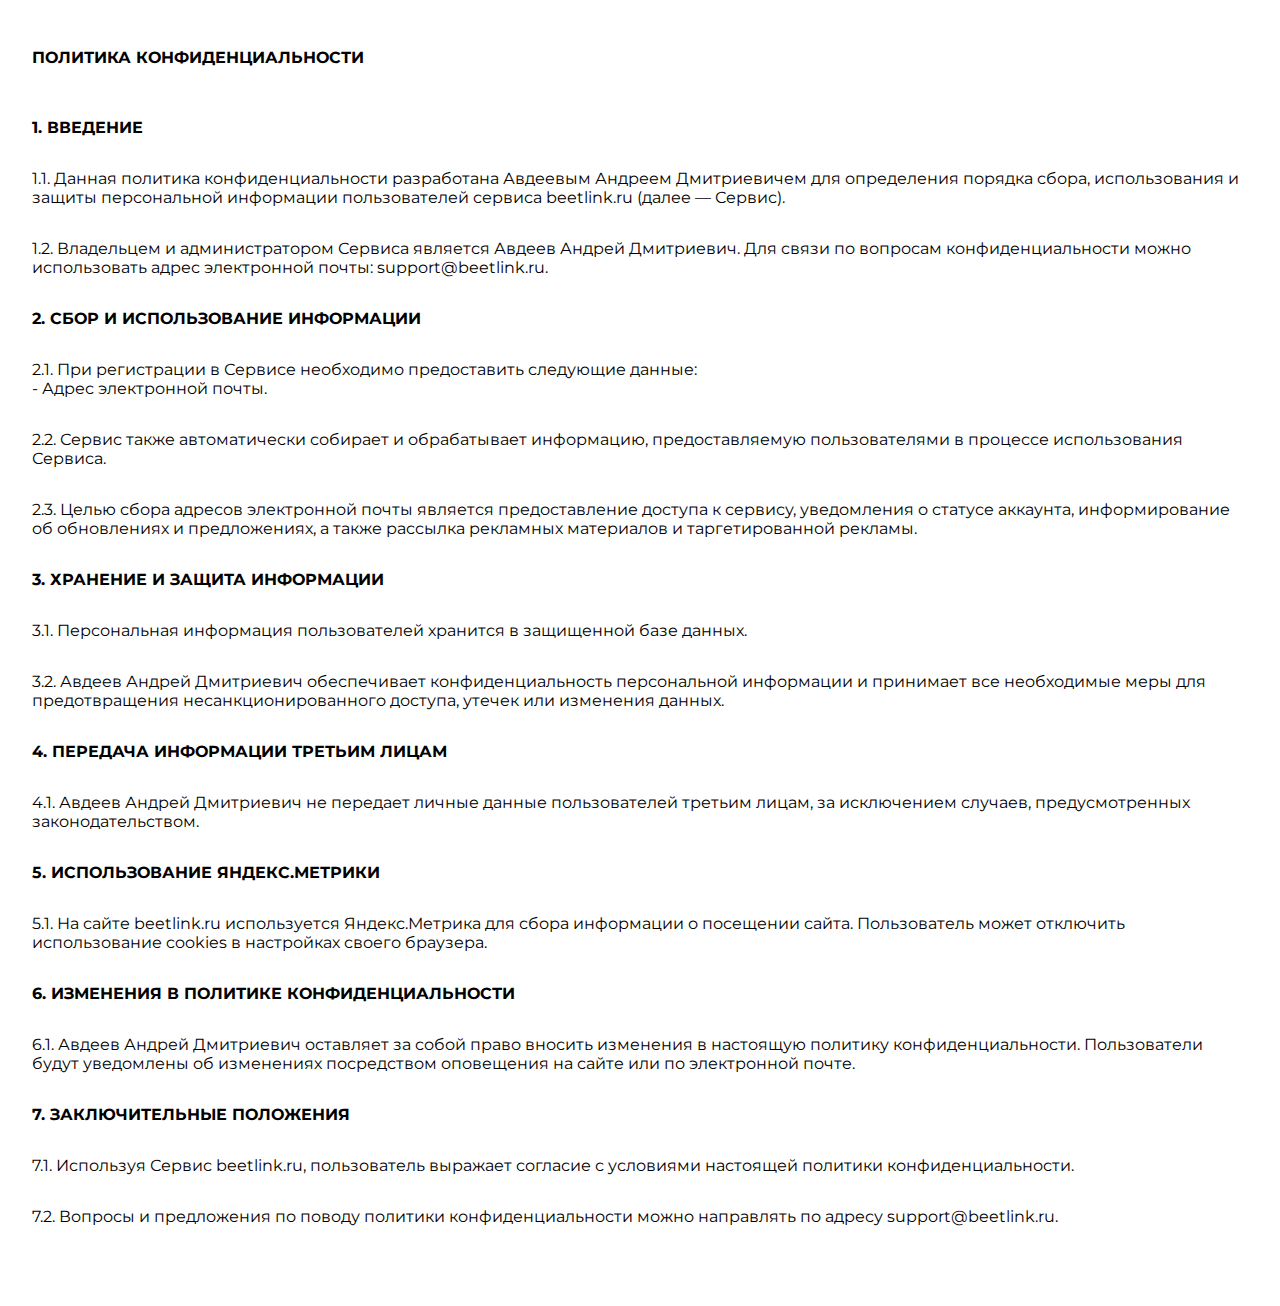
<file: src/main/resources/templates/privacy.html>
<!DOCTYPE html>
<html lang="ru">
<head>
    <meta charset="UTF-8">
    <title>Политика конфиденциальности</title>
    <meta name="viewport" content="width=device-width, initial-scale=1, maximum-scale=1, user-scalable=no">
    <link rel="stylesheet" href="../static/css/documents.css">
    <link href="https://fonts.googleapis.com/css2?family=Montserrat:wght@400;700&display=swap" rel="stylesheet">
    <meta name="description" content="Политика конфиденциальности сервиса сокращения ссылок beetlink">
    <meta name="keywords" content="политика beetlink, политика конфиденциальности beetlink, beetlink privacy">
    <meta name="author" content="Andrey Avdeev">
    <link rel="icon" href="/images/favicon.svg" type="image/x-icon">
    <link rel="shortcut icon" href="/images/favicon.svg" type="image/x-icon">
</head>
<body>
<p>
    <strong>ПОЛИТИКА КОНФИДЕНЦИАЛЬНОСТИ</strong>
</p>
<br>
<p>
    <strong>1. ВВЕДЕНИЕ</strong>
</p>

<p>
    1.1. Данная политика конфиденциальности разработана Авдеевым Андреем Дмитриевичем для определения порядка сбора, использования и защиты персональной информации пользователей сервиса beetlink.ru (далее — Сервис).
</p>

<p>
    1.2. Владельцем и администратором Сервиса является Авдеев Андрей Дмитриевич. Для связи по вопросам конфиденциальности можно использовать адрес электронной почты: support@beetlink.ru.
</p>

<p>
    <strong>2. СБОР И ИСПОЛЬЗОВАНИЕ ИНФОРМАЦИИ</strong>
</p>

<p>
    2.1. При регистрации в Сервисе необходимо предоставить следующие данные:
    <br>
    - Адрес электронной почты.
</p>

<p>
    2.2. Сервис также автоматически собирает и обрабатывает информацию, предоставляемую пользователями в процессе использования Сервиса.
</p>

<p>
    2.3. Целью сбора адресов электронной почты является предоставление доступа к сервису, уведомления о статусе аккаунта, информирование об обновлениях и предложениях, а также рассылка рекламных материалов и таргетированной рекламы.
</p>

<p>
    <strong>3. ХРАНЕНИЕ И ЗАЩИТА ИНФОРМАЦИИ</strong>
</p>

<p>
    3.1. Персональная информация пользователей хранится в защищенной базе данных.
</p>

<p>
    3.2. Авдеев Андрей Дмитриевич обеспечивает конфиденциальность персональной информации и принимает все необходимые меры для предотвращения несанкционированного доступа, утечек или изменения данных.
</p>

<p>
    <strong>4. ПЕРЕДАЧА ИНФОРМАЦИИ ТРЕТЬИМ ЛИЦАМ</strong>
</p>

<p>
    4.1. Авдеев Андрей Дмитриевич не передает личные данные пользователей третьим лицам, за исключением случаев, предусмотренных законодательством.
</p>

<p>
    <strong>5. ИСПОЛЬЗОВАНИЕ ЯНДЕКС.МЕТРИКИ</strong>
</p>

<p>
    5.1. На сайте beetlink.ru используется Яндекс.Метрика для сбора информации о посещении сайта. Пользователь может отключить использование cookies в настройках своего браузера.
</p>

<p>
    <strong>6. ИЗМЕНЕНИЯ В ПОЛИТИКЕ КОНФИДЕНЦИАЛЬНОСТИ</strong>
</p>

<p>
    6.1. Авдеев Андрей Дмитриевич оставляет за собой право вносить изменения в настоящую политику конфиденциальности. Пользователи будут уведомлены об изменениях посредством оповещения на сайте или по электронной почте.
</p>

<p>
    <strong>7. ЗАКЛЮЧИТЕЛЬНЫЕ ПОЛОЖЕНИЯ</strong>
</p>

<p>
    7.1. Используя Сервис beetlink.ru, пользователь выражает согласие с условиями настоящей политики конфиденциальности.
</p>

<p>
    7.2. Вопросы и предложения по поводу политики конфиденциальности можно направлять по адресу support@beetlink.ru.
</p>

</body>
</html>
</file>
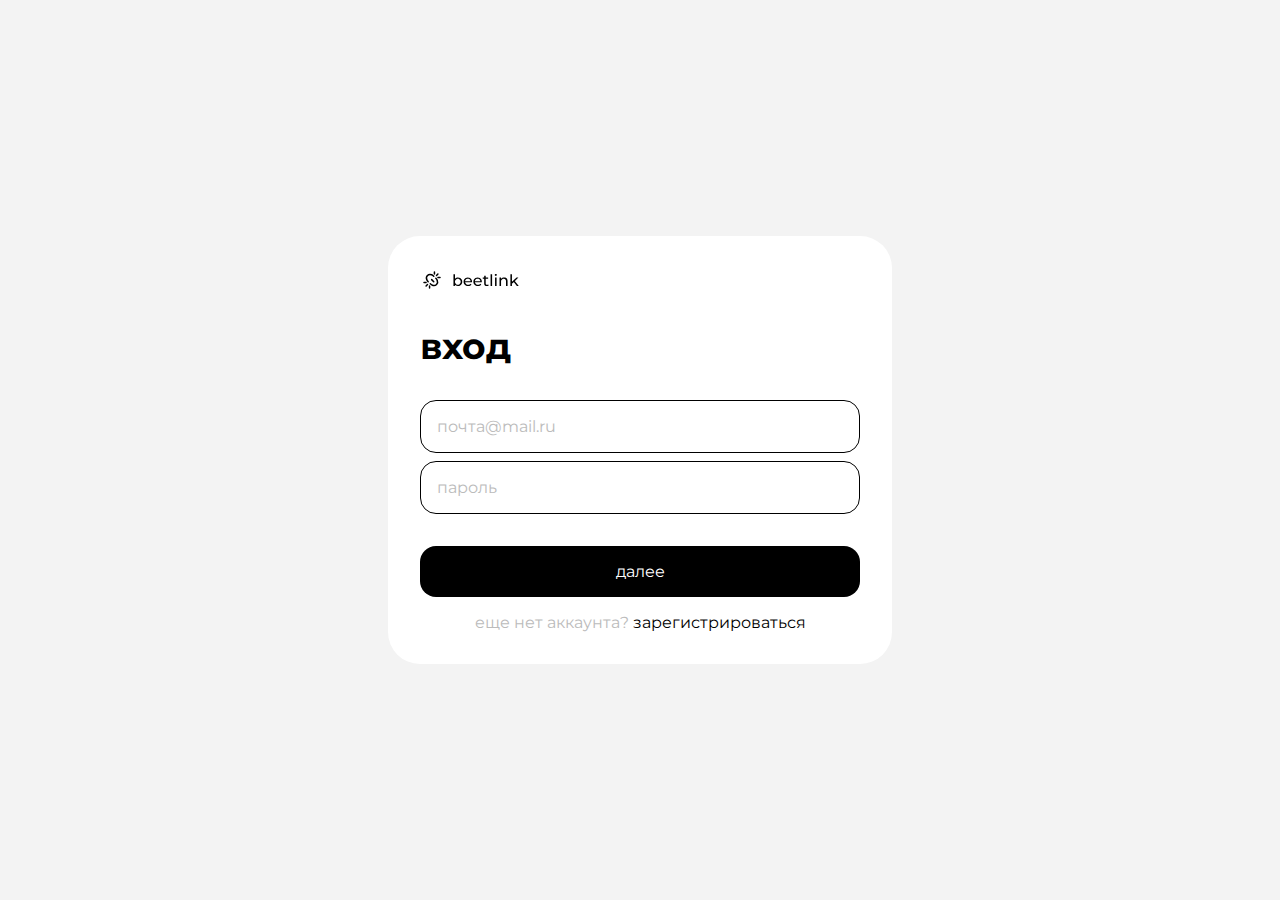
<file: src/main/resources/templates/signin.html>
<!DOCTYPE html>
<html lang="ru">
<head>
    <meta charset="UTF-8">
    <title>вход</title>
    <meta name="viewport" content="width=device-width, initial-scale=1, maximum-scale=1, user-scalable=no">
    <link rel="stylesheet" href="../static/css/auth.css">
    <link href="https://fonts.googleapis.com/css2?family=Montserrat:wght@400;700&display=swap" rel="stylesheet">
    <meta name="description" content="Вход в аккаунт beetlink">
    <meta name="keywords" content="войти в beetlink, beetlink вход, beetlink sign in">
    <meta name="author" content="Andrey Avdeev">
    <link rel="icon" href="/images/favicon.svg" type="image/x-icon">
    <link rel="shortcut icon" href="/images/favicon.svg" type="image/x-icon">
</head>
<body>
<main>
    <a href="/">
        <svg width="99" height="24" viewBox="0 0 99 24" fill="none" xmlns="http://www.w3.org/2000/svg">
            <g clip-path="url(#clip0_5_105)">
                <path d="M8.17392 13.7391C8.17392 13.7391 4.69565 10.2609 7.47827 7.47826C10.2609 4.69566 13.7391 8.17393 13.7391 8.17393" stroke="black" stroke-width="1.5" stroke-linecap="round"/>
                <path d="M15.8261 10.2609C15.8261 10.2609 19.3044 13.7391 16.5217 16.5217C13.7391 19.3044 10.2609 15.8261 10.2609 15.8261" stroke="black" stroke-width="1.5" stroke-linecap="round"/>
                <path d="M11.6522 11.6522L13.7391 13.7391" stroke="black" stroke-width="1.5" stroke-linecap="round"/>
                <path d="M16.5217 7.47828L17.913 6.08698" stroke="black" stroke-width="1.5" stroke-linecap="round"/>
                <path d="M14.4348 6.08696V4" stroke="black" stroke-width="1.5" stroke-linecap="round"/>
                <path d="M17.913 9.56525H20" stroke="black" stroke-width="1.5" stroke-linecap="round"/>
                <path d="M7.47834 16.5217L6.08704 17.913" stroke="black" stroke-width="1.5" stroke-linecap="round"/>
                <path d="M9.56531 17.913V20" stroke="black" stroke-width="1.5" stroke-linecap="round"/>
                <path d="M6.08696 14.4348H4" stroke="black" stroke-width="1.5" stroke-linecap="round"/>
                <path d="M37.952 18.096C37.2267 18.096 36.5707 17.936 35.984 17.616C35.408 17.2853 34.9493 16.8 34.608 16.16C34.2773 15.52 34.112 14.72 34.112 13.76C34.112 12.8 34.2827 12 34.624 11.36C34.976 10.72 35.44 10.24 36.016 9.92C36.6027 9.6 37.248 9.44 37.952 9.44C38.784 9.44 39.52 9.62133 40.16 9.984C40.8 10.3467 41.3067 10.8533 41.68 11.504C42.0533 12.144 42.24 12.896 42.24 13.76C42.24 14.624 42.0533 15.3813 41.68 16.032C41.3067 16.6827 40.8 17.1893 40.16 17.552C39.52 17.9147 38.784 18.096 37.952 18.096ZM33.456 18V6.128H34.992V11.776L34.832 13.744L34.928 15.712V18H33.456ZM37.824 16.752C38.368 16.752 38.8533 16.6293 39.28 16.384C39.7173 16.1387 40.0587 15.792 40.304 15.344C40.56 14.8853 40.688 14.3573 40.688 13.76C40.688 13.152 40.56 12.6293 40.304 12.192C40.0587 11.744 39.7173 11.3973 39.28 11.152C38.8533 10.9067 38.368 10.784 37.824 10.784C37.2907 10.784 36.8053 10.9067 36.368 11.152C35.9413 11.3973 35.6 11.744 35.344 12.192C35.0987 12.6293 34.976 13.152 34.976 13.76C34.976 14.3573 35.0987 14.8853 35.344 15.344C35.6 15.792 35.9413 16.1387 36.368 16.384C36.8053 16.6293 37.2907 16.752 37.824 16.752ZM48.1383 18.096C47.2316 18.096 46.4316 17.9093 45.7383 17.536C45.0556 17.1627 44.5223 16.6507 44.1383 16C43.7649 15.3493 43.5783 14.6027 43.5783 13.76C43.5783 12.9173 43.7596 12.1707 44.1223 11.52C44.4956 10.8693 45.0023 10.3627 45.6423 10C46.2929 9.62667 47.0236 9.44 47.8343 9.44C48.6556 9.44 49.3809 9.62133 50.0103 9.984C50.6396 10.3467 51.1303 10.8587 51.4823 11.52C51.8449 12.1707 52.0263 12.9333 52.0263 13.808C52.0263 13.872 52.0209 13.9467 52.0103 14.032C52.0103 14.1173 52.0049 14.1973 51.9943 14.272H44.7783V13.168H51.1943L50.5703 13.552C50.5809 13.008 50.4689 12.5227 50.2343 12.096C49.9996 11.6693 49.6743 11.3387 49.2583 11.104C48.8529 10.8587 48.3783 10.736 47.8343 10.736C47.3009 10.736 46.8263 10.8587 46.4103 11.104C45.9943 11.3387 45.6689 11.6747 45.4343 12.112C45.1996 12.5387 45.0823 13.0293 45.0823 13.584V13.84C45.0823 14.4053 45.2103 14.912 45.4663 15.36C45.7329 15.7973 46.1009 16.1387 46.5703 16.384C47.0396 16.6293 47.5783 16.752 48.1863 16.752C48.6876 16.752 49.1409 16.6667 49.5463 16.496C49.9623 16.3253 50.3249 16.0693 50.6343 15.728L51.4823 16.72C51.0983 17.168 50.6183 17.5093 50.0423 17.744C49.4769 17.9787 48.8423 18.096 48.1383 18.096ZM57.9351 18.096C57.0285 18.096 56.2285 17.9093 55.5351 17.536C54.8525 17.1627 54.3191 16.6507 53.9351 16C53.5618 15.3493 53.3751 14.6027 53.3751 13.76C53.3751 12.9173 53.5565 12.1707 53.9191 11.52C54.2925 10.8693 54.7991 10.3627 55.4391 10C56.0898 9.62667 56.8205 9.44 57.6311 9.44C58.4525 9.44 59.1778 9.62133 59.8071 9.984C60.4365 10.3467 60.9271 10.8587 61.2791 11.52C61.6418 12.1707 61.8231 12.9333 61.8231 13.808C61.8231 13.872 61.8178 13.9467 61.8071 14.032C61.8071 14.1173 61.8018 14.1973 61.7911 14.272H54.5751V13.168H60.9911L60.3671 13.552C60.3778 13.008 60.2658 12.5227 60.0311 12.096C59.7965 11.6693 59.4711 11.3387 59.0551 11.104C58.6498 10.8587 58.1751 10.736 57.6311 10.736C57.0978 10.736 56.6231 10.8587 56.2071 11.104C55.7911 11.3387 55.4658 11.6747 55.2311 12.112C54.9965 12.5387 54.8791 13.0293 54.8791 13.584V13.84C54.8791 14.4053 55.0071 14.912 55.2631 15.36C55.5298 15.7973 55.8978 16.1387 56.3671 16.384C56.8365 16.6293 57.3751 16.752 57.9831 16.752C58.4845 16.752 58.9378 16.6667 59.3431 16.496C59.7591 16.3253 60.1218 16.0693 60.4311 15.728L61.2791 16.72C60.8951 17.168 60.4151 17.5093 59.8391 17.744C59.2738 17.9787 58.6391 18.096 57.9351 18.096ZM66.868 18.096C66.0147 18.096 65.3533 17.8667 64.884 17.408C64.4147 16.9493 64.18 16.2933 64.18 15.44V7.664H65.716V15.376C65.716 15.8347 65.828 16.1867 66.052 16.432C66.2867 16.6773 66.6173 16.8 67.044 16.8C67.524 16.8 67.924 16.6667 68.244 16.4L68.724 17.504C68.4893 17.7067 68.2067 17.856 67.876 17.952C67.556 18.048 67.22 18.096 66.868 18.096ZM62.74 10.784V9.52H68.148V10.784H62.74ZM70.581 18V6.128H72.117V18H70.581ZM75.0498 18V9.52H76.5858V18H75.0498ZM75.8178 7.888C75.5191 7.888 75.2684 7.792 75.0658 7.6C74.8738 7.408 74.7778 7.17333 74.7778 6.896C74.7778 6.608 74.8738 6.368 75.0658 6.176C75.2684 5.984 75.5191 5.888 75.8178 5.888C76.1164 5.888 76.3618 5.984 76.5538 6.176C76.7564 6.35733 76.8578 6.58667 76.8578 6.864C76.8578 7.152 76.7618 7.39733 76.5698 7.6C76.3778 7.792 76.1271 7.888 75.8178 7.888ZM84.0465 9.44C84.7398 9.44 85.3478 9.57333 85.8705 9.84C86.4038 10.1067 86.8198 10.512 87.1185 11.056C87.4172 11.6 87.5665 12.288 87.5665 13.12V18H86.0305V13.296C86.0305 12.4747 85.8278 11.856 85.4225 11.44C85.0278 11.024 84.4678 10.816 83.7425 10.816C83.1985 10.816 82.7238 10.9227 82.3185 11.136C81.9132 11.3493 81.5985 11.664 81.3745 12.08C81.1612 12.496 81.0545 13.0133 81.0545 13.632V18H79.5185V9.52H80.9905V11.808L80.7505 11.2C81.0278 10.6453 81.4545 10.2133 82.0305 9.904C82.6065 9.59467 83.2785 9.44 84.0465 9.44ZM91.6571 15.952L91.6891 13.984L96.5691 9.52H98.4251L94.6811 13.2L93.8491 13.904L91.6571 15.952ZM90.4091 18V6.128H91.9451V18H90.4091ZM96.8891 18L93.5611 13.872L94.5531 12.64L98.7771 18H96.8891Z" fill="black"/>
            </g>
            <defs>
                <clipPath id="clip0_5_105">
                    <rect width="99" height="24" fill="white"/>
                </clipPath>
            </defs>
        </svg>
    </a>
    <h1>вход</h1>
    <div class="div-input">
        <input type="email" id="userEmail" name="userEmail" placeholder="почта@mail.ru">
        <input type="password" id="userPassword" name="userPassword" placeholder="пароль">
    </div>
    <div class="div-button">
        <input type="submit" value="далее">
        <h5>еще нет аккаунта? <a href="/signup">зарегистрироваться</a></h5>
    </div>
</main>
<div id="errorNotification">ошибка</div>
<script src="../static/js/signin.js"></script>
</body>
</html>
</file>
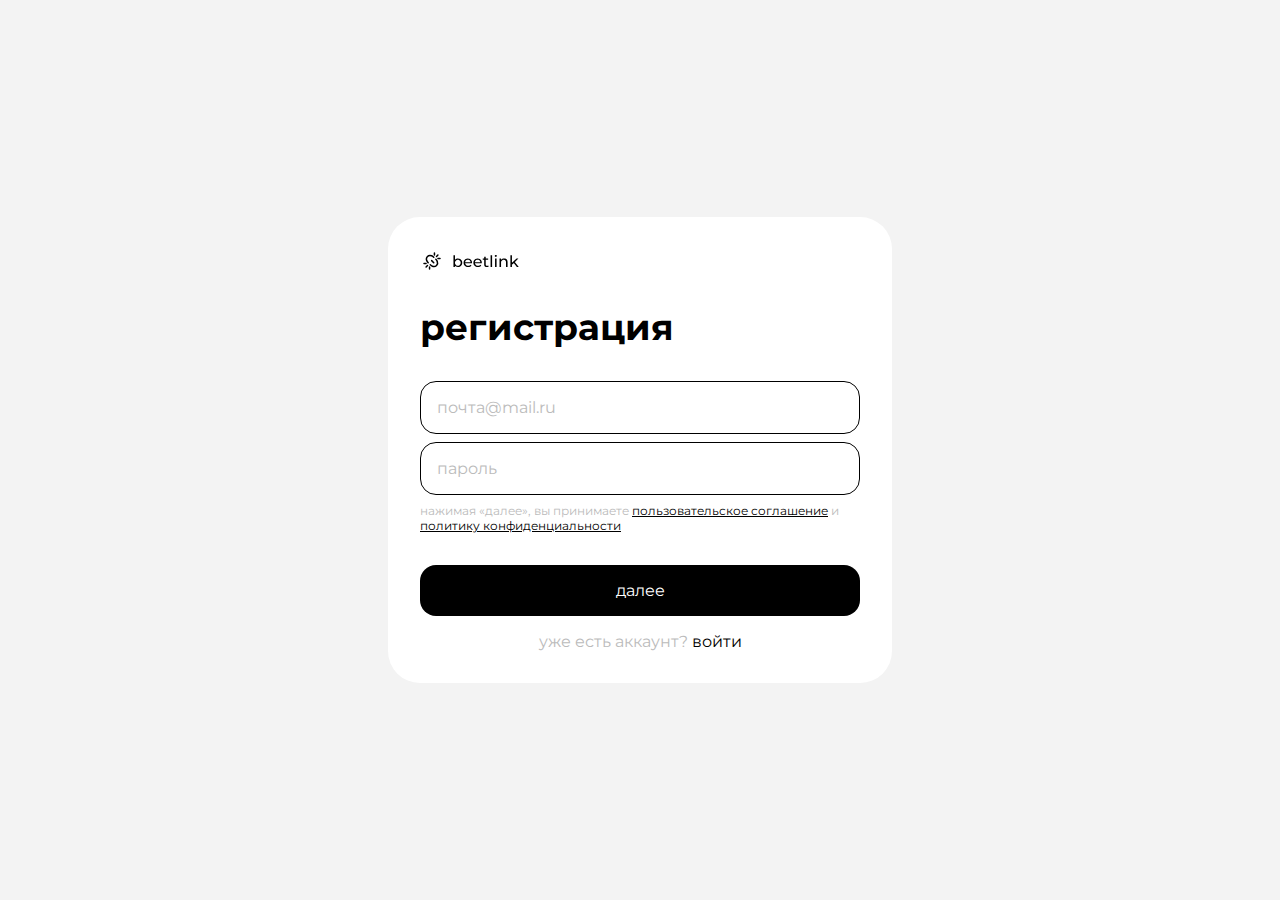
<file: src/main/resources/templates/signup.html>
<!DOCTYPE html>
<html lang="ru">
<head>
    <meta charset="UTF-8">
    <title>регистрация</title>
    <meta name="viewport" content="width=device-width, initial-scale=1, maximum-scale=1, user-scalable=no">
    <link rel="stylesheet" href="../static/css/auth.css">
    <link href="https://fonts.googleapis.com/css2?family=Montserrat:wght@400;700&display=swap" rel="stylesheet">
    <meta name="description" content="Регистрация в beetlink">
    <meta name="keywords" content="зарегистрироваться в beetlink, beetlink регистрация, beetlink sign up">
    <meta name="author" content="Andrey Avdeev">
    <link rel="icon" href="/images/favicon.svg" type="image/x-icon">
    <link rel="shortcut icon" href="/images/favicon.svg" type="image/x-icon">
</head>
<body>
<main>
    <a href="/">
        <svg width="99" height="24" viewBox="0 0 99 24" fill="none" xmlns="http://www.w3.org/2000/svg">
            <g clip-path="url(#clip0_5_105)">
                <path d="M8.17392 13.7391C8.17392 13.7391 4.69565 10.2609 7.47827 7.47826C10.2609 4.69566 13.7391 8.17393 13.7391 8.17393" stroke="black" stroke-width="1.5" stroke-linecap="round"/>
                <path d="M15.8261 10.2609C15.8261 10.2609 19.3044 13.7391 16.5217 16.5217C13.7391 19.3044 10.2609 15.8261 10.2609 15.8261" stroke="black" stroke-width="1.5" stroke-linecap="round"/>
                <path d="M11.6522 11.6522L13.7391 13.7391" stroke="black" stroke-width="1.5" stroke-linecap="round"/>
                <path d="M16.5217 7.47828L17.913 6.08698" stroke="black" stroke-width="1.5" stroke-linecap="round"/>
                <path d="M14.4348 6.08696V4" stroke="black" stroke-width="1.5" stroke-linecap="round"/>
                <path d="M17.913 9.56525H20" stroke="black" stroke-width="1.5" stroke-linecap="round"/>
                <path d="M7.47834 16.5217L6.08704 17.913" stroke="black" stroke-width="1.5" stroke-linecap="round"/>
                <path d="M9.56531 17.913V20" stroke="black" stroke-width="1.5" stroke-linecap="round"/>
                <path d="M6.08696 14.4348H4" stroke="black" stroke-width="1.5" stroke-linecap="round"/>
                <path d="M37.952 18.096C37.2267 18.096 36.5707 17.936 35.984 17.616C35.408 17.2853 34.9493 16.8 34.608 16.16C34.2773 15.52 34.112 14.72 34.112 13.76C34.112 12.8 34.2827 12 34.624 11.36C34.976 10.72 35.44 10.24 36.016 9.92C36.6027 9.6 37.248 9.44 37.952 9.44C38.784 9.44 39.52 9.62133 40.16 9.984C40.8 10.3467 41.3067 10.8533 41.68 11.504C42.0533 12.144 42.24 12.896 42.24 13.76C42.24 14.624 42.0533 15.3813 41.68 16.032C41.3067 16.6827 40.8 17.1893 40.16 17.552C39.52 17.9147 38.784 18.096 37.952 18.096ZM33.456 18V6.128H34.992V11.776L34.832 13.744L34.928 15.712V18H33.456ZM37.824 16.752C38.368 16.752 38.8533 16.6293 39.28 16.384C39.7173 16.1387 40.0587 15.792 40.304 15.344C40.56 14.8853 40.688 14.3573 40.688 13.76C40.688 13.152 40.56 12.6293 40.304 12.192C40.0587 11.744 39.7173 11.3973 39.28 11.152C38.8533 10.9067 38.368 10.784 37.824 10.784C37.2907 10.784 36.8053 10.9067 36.368 11.152C35.9413 11.3973 35.6 11.744 35.344 12.192C35.0987 12.6293 34.976 13.152 34.976 13.76C34.976 14.3573 35.0987 14.8853 35.344 15.344C35.6 15.792 35.9413 16.1387 36.368 16.384C36.8053 16.6293 37.2907 16.752 37.824 16.752ZM48.1383 18.096C47.2316 18.096 46.4316 17.9093 45.7383 17.536C45.0556 17.1627 44.5223 16.6507 44.1383 16C43.7649 15.3493 43.5783 14.6027 43.5783 13.76C43.5783 12.9173 43.7596 12.1707 44.1223 11.52C44.4956 10.8693 45.0023 10.3627 45.6423 10C46.2929 9.62667 47.0236 9.44 47.8343 9.44C48.6556 9.44 49.3809 9.62133 50.0103 9.984C50.6396 10.3467 51.1303 10.8587 51.4823 11.52C51.8449 12.1707 52.0263 12.9333 52.0263 13.808C52.0263 13.872 52.0209 13.9467 52.0103 14.032C52.0103 14.1173 52.0049 14.1973 51.9943 14.272H44.7783V13.168H51.1943L50.5703 13.552C50.5809 13.008 50.4689 12.5227 50.2343 12.096C49.9996 11.6693 49.6743 11.3387 49.2583 11.104C48.8529 10.8587 48.3783 10.736 47.8343 10.736C47.3009 10.736 46.8263 10.8587 46.4103 11.104C45.9943 11.3387 45.6689 11.6747 45.4343 12.112C45.1996 12.5387 45.0823 13.0293 45.0823 13.584V13.84C45.0823 14.4053 45.2103 14.912 45.4663 15.36C45.7329 15.7973 46.1009 16.1387 46.5703 16.384C47.0396 16.6293 47.5783 16.752 48.1863 16.752C48.6876 16.752 49.1409 16.6667 49.5463 16.496C49.9623 16.3253 50.3249 16.0693 50.6343 15.728L51.4823 16.72C51.0983 17.168 50.6183 17.5093 50.0423 17.744C49.4769 17.9787 48.8423 18.096 48.1383 18.096ZM57.9351 18.096C57.0285 18.096 56.2285 17.9093 55.5351 17.536C54.8525 17.1627 54.3191 16.6507 53.9351 16C53.5618 15.3493 53.3751 14.6027 53.3751 13.76C53.3751 12.9173 53.5565 12.1707 53.9191 11.52C54.2925 10.8693 54.7991 10.3627 55.4391 10C56.0898 9.62667 56.8205 9.44 57.6311 9.44C58.4525 9.44 59.1778 9.62133 59.8071 9.984C60.4365 10.3467 60.9271 10.8587 61.2791 11.52C61.6418 12.1707 61.8231 12.9333 61.8231 13.808C61.8231 13.872 61.8178 13.9467 61.8071 14.032C61.8071 14.1173 61.8018 14.1973 61.7911 14.272H54.5751V13.168H60.9911L60.3671 13.552C60.3778 13.008 60.2658 12.5227 60.0311 12.096C59.7965 11.6693 59.4711 11.3387 59.0551 11.104C58.6498 10.8587 58.1751 10.736 57.6311 10.736C57.0978 10.736 56.6231 10.8587 56.2071 11.104C55.7911 11.3387 55.4658 11.6747 55.2311 12.112C54.9965 12.5387 54.8791 13.0293 54.8791 13.584V13.84C54.8791 14.4053 55.0071 14.912 55.2631 15.36C55.5298 15.7973 55.8978 16.1387 56.3671 16.384C56.8365 16.6293 57.3751 16.752 57.9831 16.752C58.4845 16.752 58.9378 16.6667 59.3431 16.496C59.7591 16.3253 60.1218 16.0693 60.4311 15.728L61.2791 16.72C60.8951 17.168 60.4151 17.5093 59.8391 17.744C59.2738 17.9787 58.6391 18.096 57.9351 18.096ZM66.868 18.096C66.0147 18.096 65.3533 17.8667 64.884 17.408C64.4147 16.9493 64.18 16.2933 64.18 15.44V7.664H65.716V15.376C65.716 15.8347 65.828 16.1867 66.052 16.432C66.2867 16.6773 66.6173 16.8 67.044 16.8C67.524 16.8 67.924 16.6667 68.244 16.4L68.724 17.504C68.4893 17.7067 68.2067 17.856 67.876 17.952C67.556 18.048 67.22 18.096 66.868 18.096ZM62.74 10.784V9.52H68.148V10.784H62.74ZM70.581 18V6.128H72.117V18H70.581ZM75.0498 18V9.52H76.5858V18H75.0498ZM75.8178 7.888C75.5191 7.888 75.2684 7.792 75.0658 7.6C74.8738 7.408 74.7778 7.17333 74.7778 6.896C74.7778 6.608 74.8738 6.368 75.0658 6.176C75.2684 5.984 75.5191 5.888 75.8178 5.888C76.1164 5.888 76.3618 5.984 76.5538 6.176C76.7564 6.35733 76.8578 6.58667 76.8578 6.864C76.8578 7.152 76.7618 7.39733 76.5698 7.6C76.3778 7.792 76.1271 7.888 75.8178 7.888ZM84.0465 9.44C84.7398 9.44 85.3478 9.57333 85.8705 9.84C86.4038 10.1067 86.8198 10.512 87.1185 11.056C87.4172 11.6 87.5665 12.288 87.5665 13.12V18H86.0305V13.296C86.0305 12.4747 85.8278 11.856 85.4225 11.44C85.0278 11.024 84.4678 10.816 83.7425 10.816C83.1985 10.816 82.7238 10.9227 82.3185 11.136C81.9132 11.3493 81.5985 11.664 81.3745 12.08C81.1612 12.496 81.0545 13.0133 81.0545 13.632V18H79.5185V9.52H80.9905V11.808L80.7505 11.2C81.0278 10.6453 81.4545 10.2133 82.0305 9.904C82.6065 9.59467 83.2785 9.44 84.0465 9.44ZM91.6571 15.952L91.6891 13.984L96.5691 9.52H98.4251L94.6811 13.2L93.8491 13.904L91.6571 15.952ZM90.4091 18V6.128H91.9451V18H90.4091ZM96.8891 18L93.5611 13.872L94.5531 12.64L98.7771 18H96.8891Z" fill="black"/>
            </g>
            <defs>
                <clipPath id="clip0_5_105">
                    <rect width="99" height="24" fill="white"/>
                </clipPath>
            </defs>
        </svg>
    </a>
    <h1>регистрация</h1>
    <div class="div-input">
        <input type="email" id="userEmail" name="userEmail" placeholder="почта@mail.ru">
        <input type="password" id="userPassword" name="userPassword" placeholder="пароль">
        <h6>нажимая «далее», вы принимаете <a href="/terms">пользовательское соглашение</a> и <a href="/privacy">политику конфиденциальности</a></h6>
    </div>
    <div class="div-button">
        <input type="submit" value="далее">
        <h5>уже есть аккаунт? <a href="/signin">войти</a></h5>
    </div>
</main>
<div id="errorNotification">ошибка</div>
<script src="../static/js/signup.js"></script>
</body>
</html>
</file>
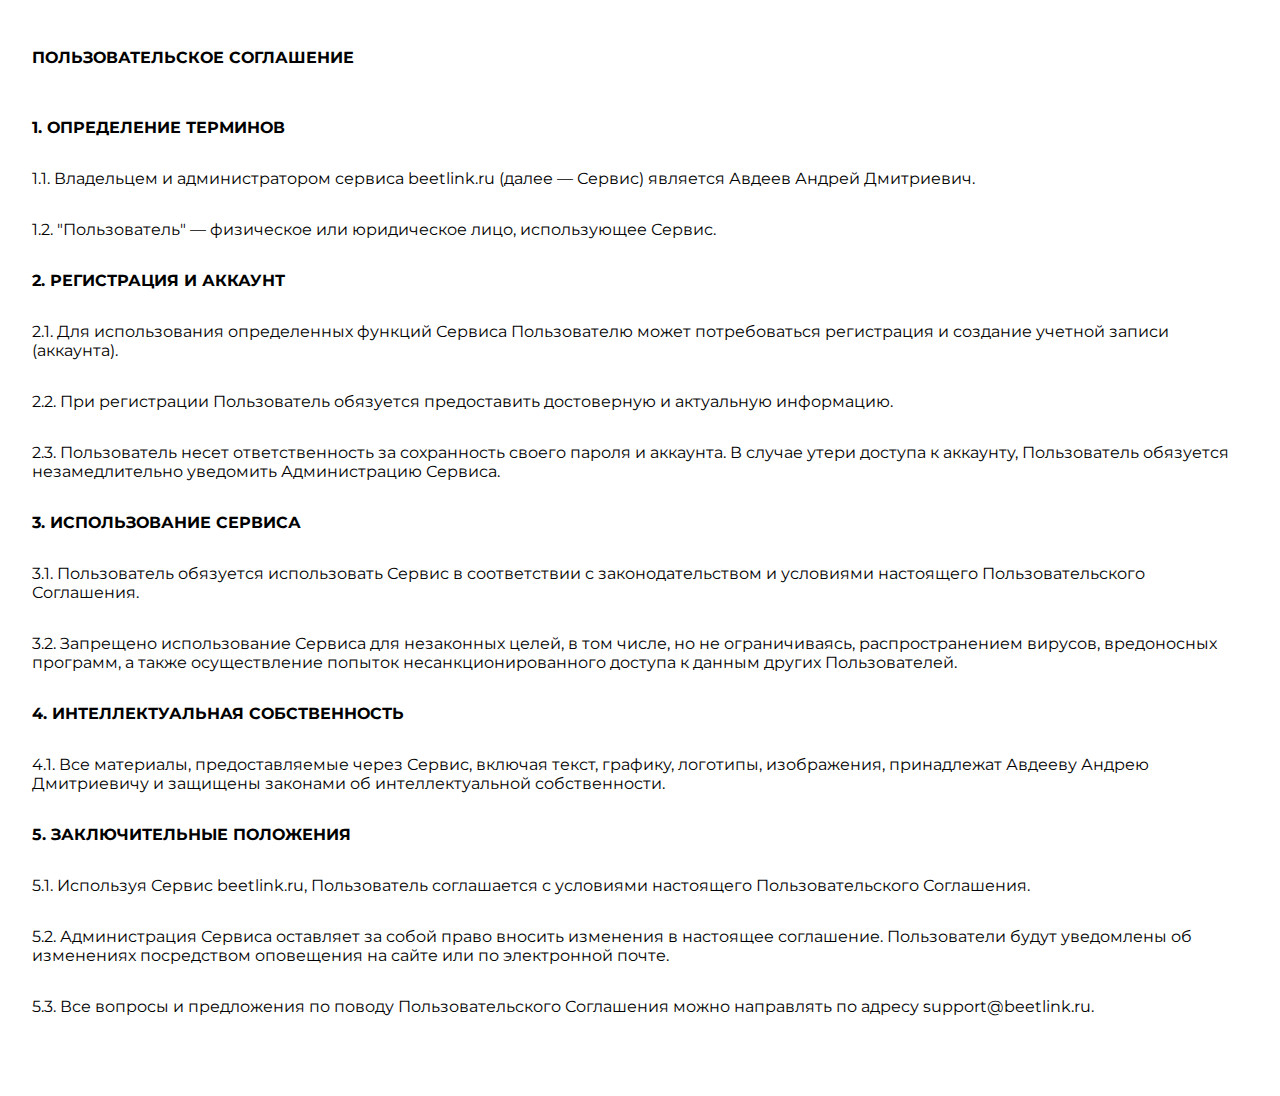
<file: src/main/resources/templates/terms.html>
<!DOCTYPE html>
<html lang="ru">
<head>
    <meta charset="UTF-8">
    <title>Пользовательское соглашение</title>
    <meta name="viewport" content="width=device-width, initial-scale=1, maximum-scale=1, user-scalable=no">
    <link rel="stylesheet" href="../static/css/documents.css">
    <link href="https://fonts.googleapis.com/css2?family=Montserrat:wght@400;700&display=swap" rel="stylesheet">
    <meta name="description" content="Пользовательское соглашение сервиса сокращения ссылок beetlink">
    <meta name="keywords" content="соглашение beetlink, пользовательское соглашение beetlink, правила beetlink, beetlink terms">
    <meta name="author" content="Andrey Avdeev">
    <link rel="icon" href="/images/favicon.svg" type="image/x-icon">
    <link rel="shortcut icon" href="/images/favicon.svg" type="image/x-icon">
</head>
<body>
<p>
    <strong>ПОЛЬЗОВАТЕЛЬСКОЕ СОГЛАШЕНИЕ</strong>
</p>
<br>
<p>
    <strong>1. ОПРЕДЕЛЕНИЕ ТЕРМИНОВ</strong>
</p>

<p>
    1.1. Владельцем и администратором сервиса beetlink.ru (далее — Сервис) является Авдеев Андрей Дмитриевич.
</p>

<p>
    1.2. "Пользователь" — физическое или юридическое лицо, использующее Сервис.
</p>

<p>
    <strong>2. РЕГИСТРАЦИЯ И АККАУНТ</strong>
</p>

<p>
    2.1. Для использования определенных функций Сервиса Пользователю может потребоваться регистрация и создание учетной записи (аккаунта).
</p>

<p>
    2.2. При регистрации Пользователь обязуется предоставить достоверную и актуальную информацию.
</p>

<p>
    2.3. Пользователь несет ответственность за сохранность своего пароля и аккаунта. В случае утери доступа к аккаунту, Пользователь обязуется незамедлительно уведомить Администрацию Сервиса.
</p>

<p>
    <strong>3. ИСПОЛЬЗОВАНИЕ СЕРВИСА</strong>
</p>

<p>
    3.1. Пользователь обязуется использовать Сервис в соответствии с законодательством и условиями настоящего Пользовательского Соглашения.
</p>

<p>
    3.2. Запрещено использование Сервиса для незаконных целей, в том числе, но не ограничиваясь, распространением вирусов, вредоносных программ, а также осуществление попыток несанкционированного доступа к данным других Пользователей.
</p>

<p>
    <strong>4. ИНТЕЛЛЕКТУАЛЬНАЯ СОБСТВЕННОСТЬ</strong>
</p>

<p>
    4.1. Все материалы, предоставляемые через Сервис, включая текст, графику, логотипы, изображения, принадлежат Авдееву Андрею Дмитриевичу и защищены законами об интеллектуальной собственности.
</p>

<p>
    <strong>5. ЗАКЛЮЧИТЕЛЬНЫЕ ПОЛОЖЕНИЯ</strong>
</p>

<p>
    5.1. Используя Сервис beetlink.ru, Пользователь соглашается с условиями настоящего Пользовательского Соглашения.
</p>

<p>
    5.2. Администрация Сервиса оставляет за собой право вносить изменения в настоящее соглашение. Пользователи будут уведомлены об изменениях посредством оповещения на сайте или по электронной почте.
</p>

<p>
    5.3. Все вопросы и предложения по поводу Пользовательского Соглашения можно направлять по адресу support@beetlink.ru.
</p>

</body>
</html>
</file>
<file: src/main/resources/static/css/index.css>
html, body {
    margin: 0;
    padding: 0;
    font-family: 'Montserrat', sans-serif;
    background: #FFF;
}

body {
    display: flex;
    flex-direction: column;
}

header {
    width: 100%;
    padding: 16px 0;
    display: flex;
    justify-content: space-between;
    align-items: center;
    align-content: center;
    flex-wrap: wrap;
}

main {
    height: calc(100vh - 147px - 115px);
    display: flex;
    padding: 0 16px 147px 16px;
    flex-direction: column;
    justify-content: center;
    align-items: center;
    gap: 8px;
}

nav {
    display: flex;
    padding: 16px 32px;
    justify-content: flex-end;
    align-items: center;
    gap: 32px;
}

a {
    text-decoration: none;
    display: flex;
    user-select: none;
}

a:active {
    background-color: transparent;
}


footer {
    width: 100%;
    padding: 16px 0;
    display: flex;
    margin-top: 32px;
    justify-content: space-between;
    align-items: center;
    align-content: center;
    align-self: stretch;
    flex-wrap: wrap;
    border-top: 1.5px solid #F3F3F3;
}

span {
    font-size: 16px;
    font-weight: 400;
}

h1 {
    font-size: 36px;
    font-weight: 700;
    margin: 0;
    color: #000;
}

h3 {
    font-size: 16px;
    font-weight: 400;
    margin: 0;
}

.secondary-button {
    display: flex;
    padding: 16px 32px;
    flex-direction: column;
    align-items: flex-start;
    border-radius: 16px;
    color: #BBB;
    font-size: 16px;
    font-weight: 400;
    cursor: pointer;
    transition: color 0.3s;
}

.secondary-button:hover {
    color: #555;
}

.main-button {
    display: flex;
    padding: 16px 32px;
    flex-direction: column;
    align-items: flex-start;
    border-radius: 16px;
    background: #000;
    color: #FFF;
    font-size: 16px;
    font-weight: 400;
    transition: background 0.3s;
}

.main-button:hover {
    background: #555;
}

.div-link-start {
    display: flex;
    padding: 16px 32px;
    flex-direction: column;
    align-items: flex-start;
    gap: 8px;
}

.div-link-end {
    display: flex;
    padding: 16px 32px;
    flex-direction: column;
    align-items: flex-end;
    gap: 8px;
}

.div-hint-and-link {
    display: flex;
    align-items: start;
}

.div-hint {
    display: flex;
    padding: 16px 32px;
    flex-direction: column;
    align-items: flex-end;
    gap: 8px;
    color: #BBB;
    font-size: 16px;
    font-weight: 400;
}

.link {
    color: #000;
    font-size: 16px;
    font-weight: 400;
    text-decoration-line: underline;
    transition: color 0.3s;
}

.link:hover {
    color: #555;
}

.h1-secondary {
    color: #BBB;
    font-size: 36px;
    font-weight: 700;
}

.div-advantages {
    display: flex;
    padding: 16px 0;
    justify-content: center;
    align-items: center;
    align-content: center;
    gap: 16px;
    align-self: stretch;
    flex-wrap: wrap;
}

.div-advantage {
    display: flex;
    padding: 16px;
    justify-content: center;
    align-items: center;
    gap: 8px;
    border-radius: 16px;
    border: 1.5px solid #000;
}

.svg-advantage {
    width: 24px;
    height: 24px;
}

.svg-arrow {
    width: 128px;
    height: 128px;
    position: absolute;
    bottom: 32px;
}

.div-info {
    display: flex;
    padding: 32px 128px;
    flex-direction: column;
    justify-content: center;
    align-items: center;
    gap: 32px;
    align-self: stretch;
}

.div-fun {
    display: flex;
    justify-content: center;
    align-items: center;
    align-content: stretch;
    gap: 16px;
    align-self: stretch;
    flex-wrap: wrap;
}

.div-fun-block {
    display: flex;
    width: calc(50% - 8px);
    padding: 32px;
    flex-direction: column;
    align-items: flex-start;
    gap: 8px;
    border-radius: 16px;
    border: 1.5px solid #F3F3F3;
    max-height: 100%;
    box-sizing: border-box;
}

.div-svg-fun {
    display: flex;
    padding: 8px;
    flex-direction: column;
    align-items: flex-start;
    border-radius: 8px;
    border: 1.5px solid #000;
}

h2 {
    font-size: 16px;
    font-weight: 400;
    margin: 0;
}

h4 {
    font-size: 16px;
    font-weight: 400;
    color: #BBB;
    margin: 0;
}

.svg-arrow-div {
    width: 128px;
    height: 128px;
}

.div-client-block {
    display: flex;
    padding: 32px;
    flex-direction: column;
    align-items: flex-start;
    gap: 8px;
    flex: 1 0 0;
    border-radius: 16px;
    justify-content: space-between;
    border: 1.5px solid #F3F3F3;
    max-height: 100%;
    box-sizing: border-box;
}

.div-flags {
    display: flex;
    padding-top: 8px;
    align-items: flex-start;
    align-content: flex-start;
    gap: 8px;
    align-self: stretch;
    flex-wrap: wrap;
    box-sizing: border-box;
}

.flag {
    display: flex;
    padding: 4px 16px;
    align-items: flex-start;
    border-radius: 8px;
    border: 1.5px solid #000;
    box-sizing: border-box;
}

h5 {
    color: #000;
    font-size: 16px;
    font-weight: 700;
    margin: 0;
}

h6 {
    color: #000;
    font-size: 12px;
    font-weight: 400;
    margin: 0;
}

.div-plans-block {
    width: 100%;
    display: flex;
    gap: 32px;
    padding: 32px;
    flex-direction: column;
    justify-content: space-between;
    align-items: flex-start;
    flex: 1 0 0;
    border-radius: 16px;
    border: 1.5px solid #F3F3F3;
    box-sizing: border-box;
}

.div-plan {
    display: flex;
    flex-direction: column;
    align-items: flex-start;
    gap: 16px;
    align-self: stretch;
}

.buy-button {
    display: flex;
    padding: 16px 32px;
    border-radius: 16px;
    background: #000;
    color: #FFF;
    font-family: 'Montserrat', sans-serif;
    font-size: 16px;
    font-weight: 400;
    transition: background 0.3s;
    border: 0;
    align-self: stretch;
    align-items: center;
    justify-content: center;
}

.buy-button:hover {
    background: #555;
}

.span-price {
    color: #000;
    font-size: 36px;
    font-weight: 700;
}

.span-time {
    color: #BBB;
    font-size: 16px;
    font-weight: 700;
}


@media screen and (max-width: 1023px) {
    .div-hint {
        display: none;
    }
    .div-info {
        padding: 32px 64px;
    }
}

@media screen and (max-width: 767px) {
    header {
        padding: 0;
        flex-direction: column;
        justify-content: center;
        gap: 8px;
    }

    main {
        height: calc(100vh - 260px);
        padding: 0 16px 130px 16px;
        gap: 4px;
        flex-shrink: 0;
    }

    nav {
        display: flex;
        padding: 8px 16px;
        gap: 16px;
    }

    footer {
        padding: 8px 0;
        margin-top: 16px;
        display: flex;
        flex-direction: column;
        align-items: start;
        align-content: start;
    }

    .secondary-button {
        font-size: 14px;
    }

    .main-button {
        font-size: 14px;
    }

    .div-link-start {
        padding: 8px 16px;
        gap: 4px;
    }

    .div-link-end {
        padding: 8px 16px;
        gap: 4px;
        align-items: flex-start;
        align-content: flex-start;
    }

    .link {
        font-size: 14px;
        color: #BBB;
    }

    span {
        font-size: 14px;
    }

    h1 {
        font-size: 32px;
        text-align: center;
    }

    h3 {
        font-size: 14px;
    }

    .h1-secondary {
        font-size: 32px;
    }

    .svg-advantage {
        width: 18px;
        height: 18px;
    }

    .div-advantages {
        gap: 8px;
    }

    .svg-arrow {
        width: 96px;
        height: 96px;
        position: absolute;
        bottom: 8px;
    }

    .svg-arrow-div {
        width: 96px;
        height: 96px;
    }

    h2 {
        font-size: 14px;
    }

    h4 {
        font-size: 14px;
    }

    .div-info {
        padding: 8px 16px;
        gap: 16px;
    }

    .div-fun {
        gap: 8px;
        flex-direction: column;
        justify-content: center;
    }

    .div-fun-block {
        width: 100%;
    }

    .div-client-block {
        width: 100%;
    }

    .div-plans-block {
        width: 100%;
    }

    h5 {
        font-size: 14px;
    }

    h6 {
        font-size: 10px;
    }

    .flag {
        border-radius: 8px;
    }

    .buy-button {
        align-self: stretch;
        font-size: 14px;
    }

    .span-price {
        font-size: 32px;
    }

    .span-time {
        font-size: 14px;
    }
}
</file>
<file: src/main/resources/static/css/create.css>
html, body {
    height: 100%;
    margin: 0;
    padding: 0;
    font-family: 'Montserrat', sans-serif;
    background: #F3F3F3;
}

body {
    display: flex;
    justify-content: center;
    align-items: center;
    flex: 1 0 0;
    align-self: stretch;
}

main {
    display: flex;
    padding: 32px 32px 32px 32px;
    flex-direction: column;
    justify-content: center;
    align-items: flex-start;
    gap: 32px;
    border-radius: 32px;
    background: #FFF;
}

nav {
    display: flex;
    justify-content: flex-end;
    align-items: center;
    gap: 32px;
}

a {
    text-decoration: none;
    display: flex;
    user-select: none;
}

a:active {
    background-color: transparent;
}


h1 {
    font-size: 36px;
    font-weight: 700;
    margin: 0;
}

h6 {
    width: 440px;
    font-size: 12px;
    font-weight: 400;
    margin: 0;
    color: #BBB;
}

h6 a{
    color: #000;
    text-decoration: underline;
    display: inline;
    user-select: none;
}

h5 {
    font-size: 16px;
    font-weight: 400;
    margin: 0;
    color: #BBB;
}

h5 a{
    color: #000;
    display: inline;
    user-select: none;
}

h6 a:hover {
    color: #555;
}

h6 a:active {
    background-color: transparent;
}

h5 a:hover {
    color: #555;
}

h5 a:active {
    background-color: transparent;
}

input[type="url"],
input[type="text"] {
    display: flex;
    width: 440px;
    padding: 16px;
    flex-direction: column;
    justify-content: center;
    align-items: flex-start;
    border-radius: 16px;
    border: 1.5px solid #000;
    color: #000;
    font-family: 'Montserrat', sans-serif;
    font-size: 16px;
    font-weight: 400;
    box-sizing: border-box;
}

.secondary-button {
    display: flex;
    padding: 16px 32px;
    flex-direction: column;
    align-items: flex-start;
    border-radius: 16px;
    color: #BBB;
    font-size: 16px;
    font-weight: 400;
    cursor: pointer;
    transition: color 0.3s;
}

.secondary-button:hover {
    color: #555;
}

input[type="submit"] {
    display: flex;
    padding: 16px 32px;
    flex-direction: column;
    align-items: center;
    border-radius: 16px;
    background: #000;
    color: #FFF;
    font-family: 'Montserrat', sans-serif;
    font-size: 16px;
    font-weight: 400;
    transition: background 0.3s;
    border: 0;
}

input[type="submit"]:hover {
    background: #555;
}

input[type="url"]::placeholder,
input[type="text"]::placeholder {
    color: #BBB;
}

.selector {
    display: flex;
    flex-direction: row;
    justify-content: center;
    align-items: flex-start;
    width: 440px;
    border-radius: 16px;
    border: 1.5px solid #000;
    color: #000;
    font-family: 'Montserrat', sans-serif;
    font-size: 16px;
    font-weight: 400;
    box-sizing: border-box;
    cursor: pointer;
}

.selected {
    width: 50%;
    display: flex;
    padding: 16px 32px;
    flex-direction: column;
    align-items: center;
    border-radius: 14px;
    background: #000;
    color: #FFF;
    font-family: 'Montserrat', sans-serif;
    font-size: 16px;
    font-weight: 400;
    border: 0;
}

.not-selected {
    width: 50%;
    display: flex;
    padding: 16px 32px;
    flex-direction: column;
    align-items: center;
    color: #000;
    font-family: 'Montserrat', sans-serif;
    font-size: 16px;
    font-weight: 400;
    border: 0;
}

.not-selected:hover {
    color: #555;
}

.div-input {
    display: flex;
    flex-direction: column;
    justify-content: center;
    align-items: flex-start;
    gap: 8px;
}

.div-button {
    display: flex;
    width: 100%;
    flex-direction: column;
    justify-content: end;
    align-items: end;
    gap: 16px;
}

#errorNotification {
    display: none;
    position: fixed;
    width: 440px;
    padding: 16px 32px;
    flex-direction: column;
    align-items: center;
    align-content: center;
    text-align: center;
    border-radius: 16px;
    background: #FFF;
    border: 1.5px solid #FF3333;
    color: #FF3333;
    font-family: 'Montserrat', sans-serif;
    font-size: 16px;
    font-weight: 400;
    bottom: 16px;
    left: 50%;
    transform: translateX(-50%);
}

@media screen and (max-width: 767px) {
    body {
        padding: 0 16px;
    }

    main {
        gap: 16px;
        flex: 1 0 0;
        padding: 32px 16px;
    }

    nav {
        display: flex;
        gap: 16px;
    }

    h1 {
        font-size: 32px;
    }

    input[type="url"],
    input[type="text"] {
        width: 100%;
        align-self: stretch;
        font-size: 14px;
    }

    .selector {
        width: 100%;
        align-self: stretch;
        font-size: 14px;
    }

    .selected {
        font-size: 14px;
    }

    .not-selected {
        font-size: 14px;
    }

    h6 {
        width: 100%;
        align-self: stretch;
        font-size: 10px;
    }

    h5 {
        font-size: 14px;
        text-align: center;
    }

    input[type="submit"] {
        width: 100%;
        align-self: stretch;
        font-size: 14px;
    }

    .div-button {
        width: 100%;
        align-self: stretch;
    }

    .div-input {
        width: 100%;
        align-self: stretch;
    }

    #errorNotification {
        width: calc(100vw - 96px);
        align-self: stretch;
        font-size: 14px;
    }

    .secondary-button {
        font-size: 14px;
    }
}
</file>
<file: src/main/resources/static/css/documents.css>
html, body {
    margin: 0;
    padding: 0;
    font-family: 'Montserrat', sans-serif;
    background: #FFF;
}

body {
    display: flex;
    flex-direction: column;
    padding: 32px;
    margin-bottom: 32px;
}

p {
    font-size: 16px;
    font-weight: 400;
}

@media screen and (max-width: 767px) {
    p {
        font-size: 14px;
    }
}
</file>
<file: src/main/resources/static/css/auth.css>
html, body {
    height: 100%;
    margin: 0;
    padding: 0;
    font-family: 'Montserrat', sans-serif;
    background: #F3F3F3;
}

body {
    display: flex;
    justify-content: center;
    align-items: center;
    flex: 1 0 0;
    align-self: stretch;
}

main {
    display: flex;
    padding: 32px;
    flex-direction: column;
    justify-content: center;
    align-items: flex-start;
    gap: 32px;
    border-radius: 32px;
    background: #FFF;
}

a {
    text-decoration: none;
    display: flex;
    user-select: none;
}

a:active {
    background-color: transparent;
}


h1 {
    font-size: 36px;
    font-weight: 700;
    margin: 0;
}

h6 {
    width: 440px;
    font-size: 12px;
    font-weight: 400;
    margin: 0;
    color: #BBB;
}

h6 a{
    color: #000;
    text-decoration: underline;
    display: inline;
    user-select: none;
}

h5 {
    font-size: 16px;
    font-weight: 400;
    margin: 0;
    color: #BBB;
}

h5 a{
    color: #000;
    display: inline;
    user-select: none;
}

h6 a:hover {
    color: #555;
}

h6 a:active {
    background-color: transparent;
}

h5 a:hover {
    color: #555;
}

h5 a:active {
    background-color: transparent;
}

input[type="email"],
input[type="password"] {
    display: flex;
    width: 440px;
    padding: 16px;
    flex-direction: column;
    justify-content: center;
    align-items: flex-start;
    border-radius: 16px;
    border: 1.5px solid #000;
    color: #000;
    font-family: 'Montserrat', sans-serif;
    font-size: 16px;
    font-weight: 400;
    box-sizing: border-box;
}

input[type="submit"] {
    display: flex;
    width: 440px;
    padding: 16px 32px;
    flex-direction: column;
    align-items: center;
    border-radius: 16px;
    background: #000;
    color: #FFF;
    font-family: 'Montserrat', sans-serif;
    font-size: 16px;
    font-weight: 400;
    transition: background 0.3s;
    border: 0;
}

input[type="submit"]:hover {
    background: #555;
}

input[type="email"]::placeholder,
input[type="password"]::placeholder {
    color: #BBB;
}


.div-input {
    display: flex;
    flex-direction: column;
    justify-content: center;
    align-items: flex-start;
    gap: 8px;
}

.div-button {
    display: flex;
    flex-direction: column;
    justify-content: center;
    align-items: center;
    gap: 16px;
}

#errorNotification {
    display: none;
    position: fixed;
    width: 440px;
    padding: 16px 32px;
    flex-direction: column;
    align-items: center;
    align-content: center;
    text-align: center;
    border-radius: 16px;
    background: #FFF;
    border: 1.5px solid #FF3333;
    color: #FF3333;
    font-family: 'Montserrat', sans-serif;
    font-size: 16px;
    font-weight: 400;
    bottom: 16px;
    left: 50%;
    transform: translateX(-50%);
}

@media screen and (max-width: 767px) {
    body {
        padding: 0 16px;
    }

    main {
        gap: 16px;
        flex: 1 0 0;
        padding: 32px 16px;
    }

    h1 {
        font-size: 32px;
    }

    input[type="email"],
    input[type="password"] {
        width: 100%;
        align-self: stretch;
        font-size: 14px;
    }

    h6 {
        width: 100%;
        align-self: stretch;
        font-size: 10px;
    }

    h5 {
        font-size: 14px;
        text-align: center;
    }

    input[type="submit"] {
        width: 100%;
        align-self: stretch;
        font-size: 14px;
    }

    .div-button {
        width: 100%;
        align-self: stretch;
    }

    .div-input {
        width: 100%;
        align-self: stretch;
    }

    #errorNotification {
        width: calc(100vw - 96px);
        align-self: stretch;
        font-size: 14px;
    }
}
</file>
